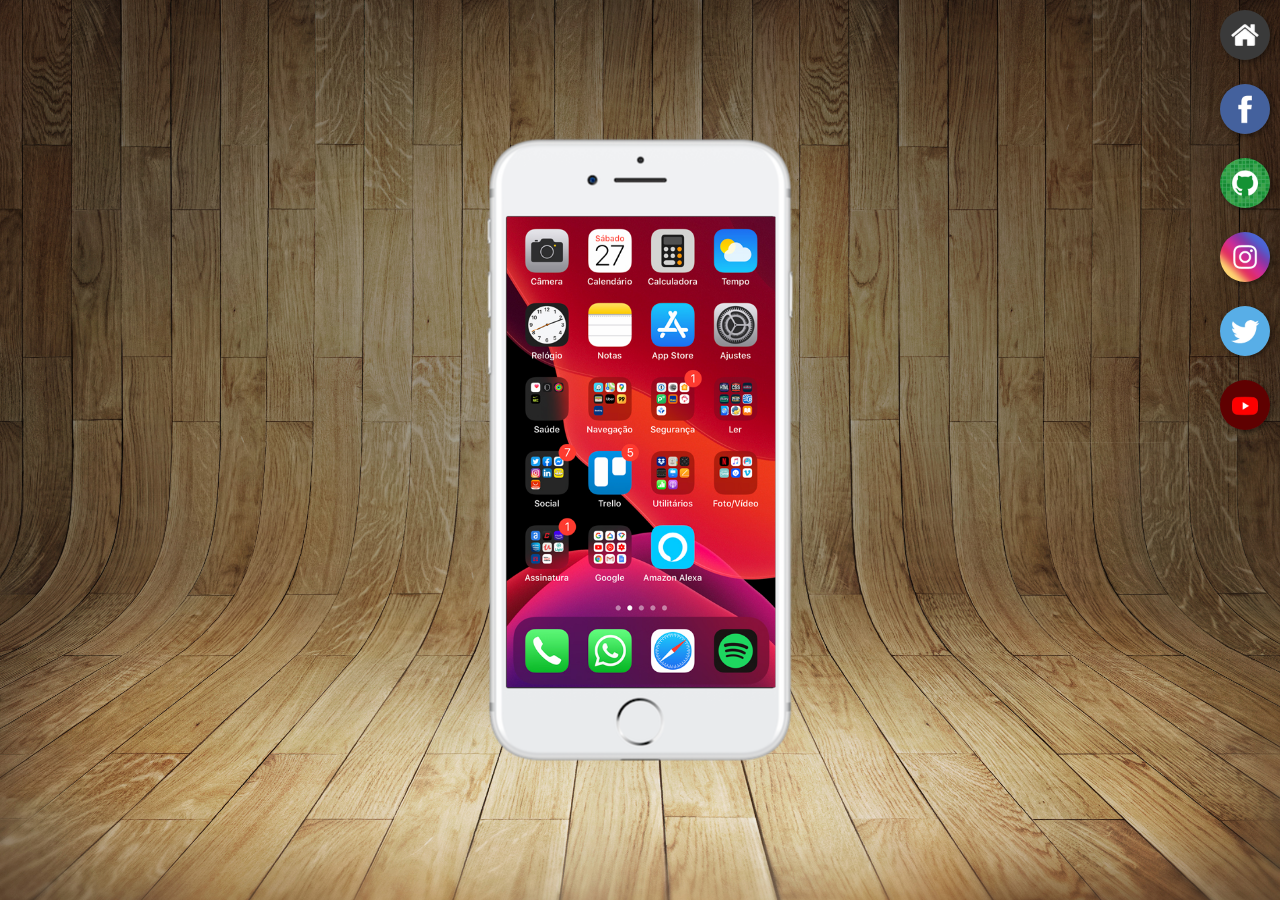
<file: index.html>
<!DOCTYPE html>
<html lang="en">
<head>
    <meta charset="UTF-8">
    <meta name="viewport" content="width=device-width, initial-scale=1.0">
    <title>Minhas redes sociais</title>
    <link rel="shortcut icon" href="favicon.ico" type="image/x-icon">
    <link rel="stylesheet" href="Css/style.css">
</head>
<body>
    <main>
        <section id="telefone">
            <iframe src="home.html" name="tela" id="tela" frameborder="0"></iframe>

        </section>
        <section id="social">
            <a href="home.html" target="tela"> <img src="imagens/logo-home.jpg" alt="Home"></a> <br>
            <a href="facebook.html" target="tela"> <img src="imagens/logo-facebook.jpg" alt="Facebook"></a> <br>
            <a href="github.html" target="tela"> <img src="imagens/logo-github.jpg" alt="Github"></a> <br>
            <a href="instagram.html" target="tela"> <img src="imagens/logo-instagram.jpg" alt="Instagram"></a> <br>
            <a href="imagens/" target="tela"> <img src="imagens/logo-twitter.jpg" alt="X"></a> <br>
            <a href="#" target="tela"> <img src="imagens/logo-youtube.jpg" alt=""></a>

        </section>
    </main>    
</body>
</html>
</file>
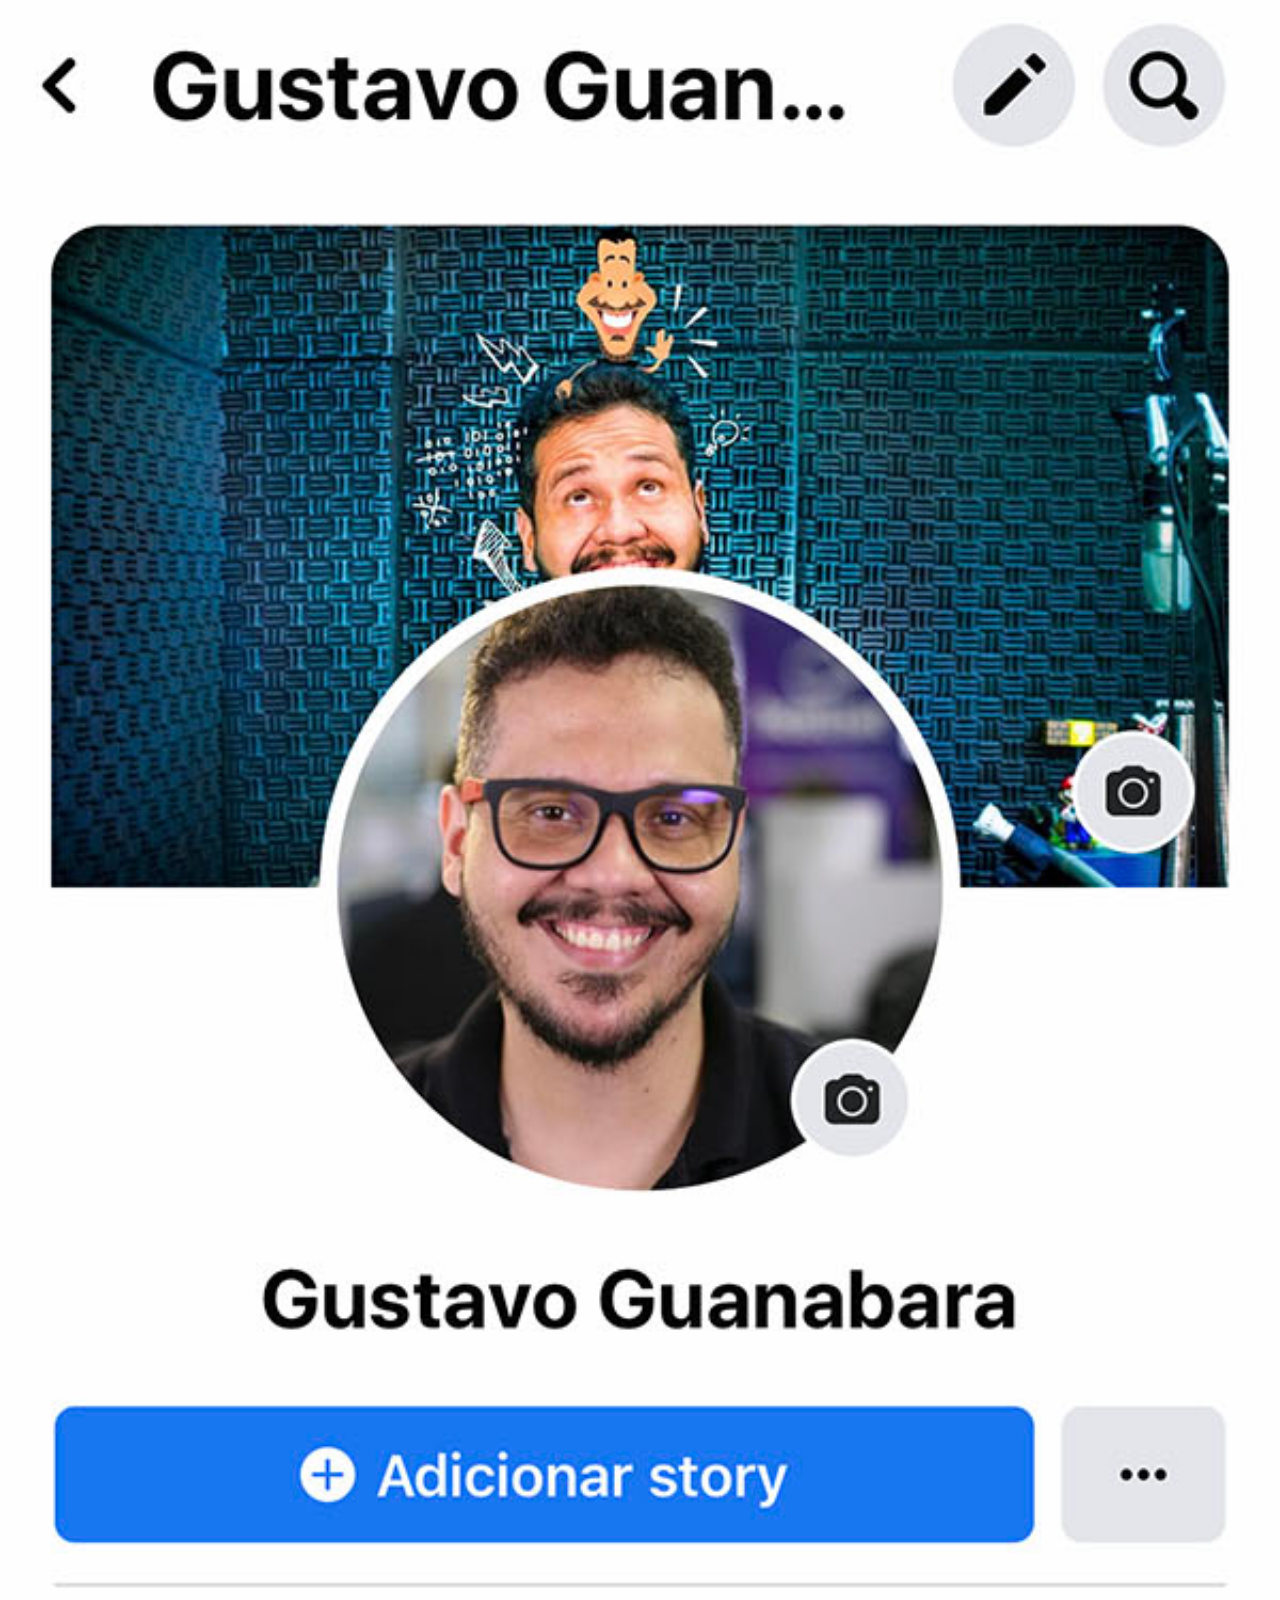
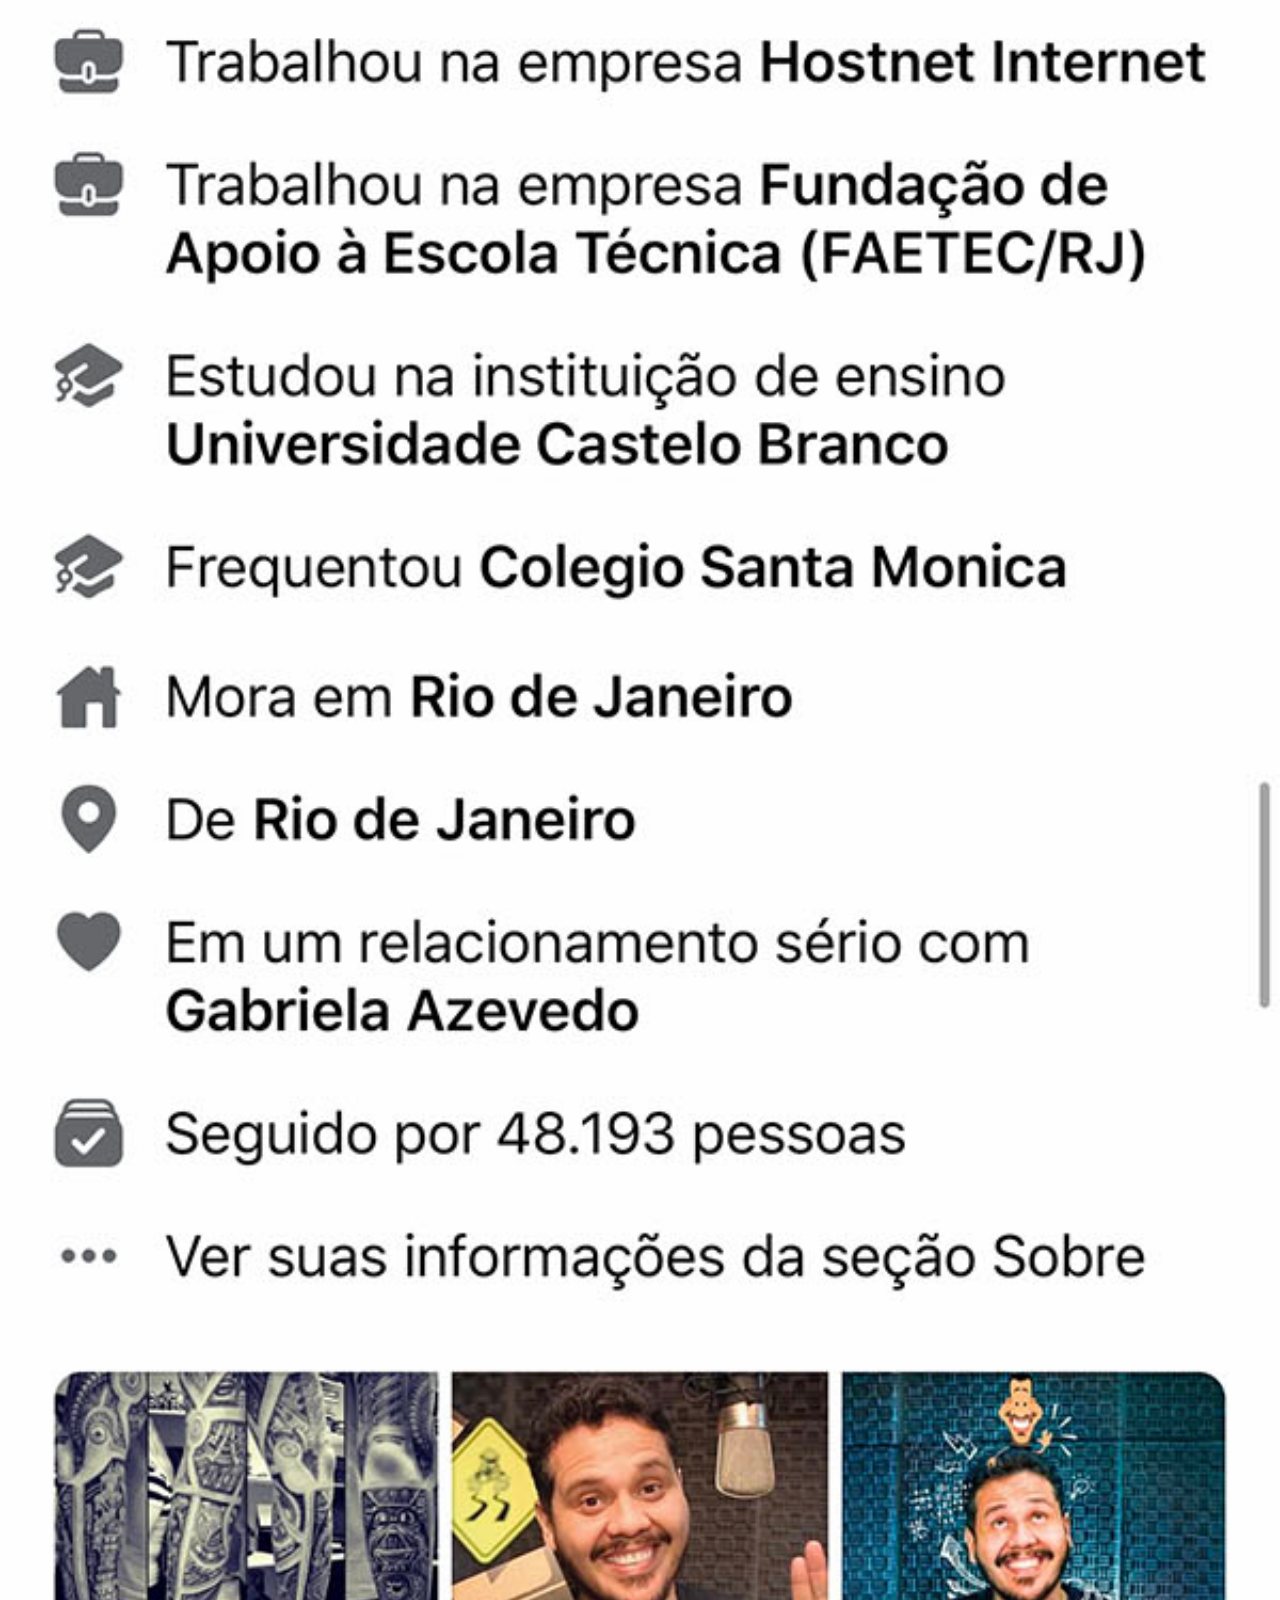
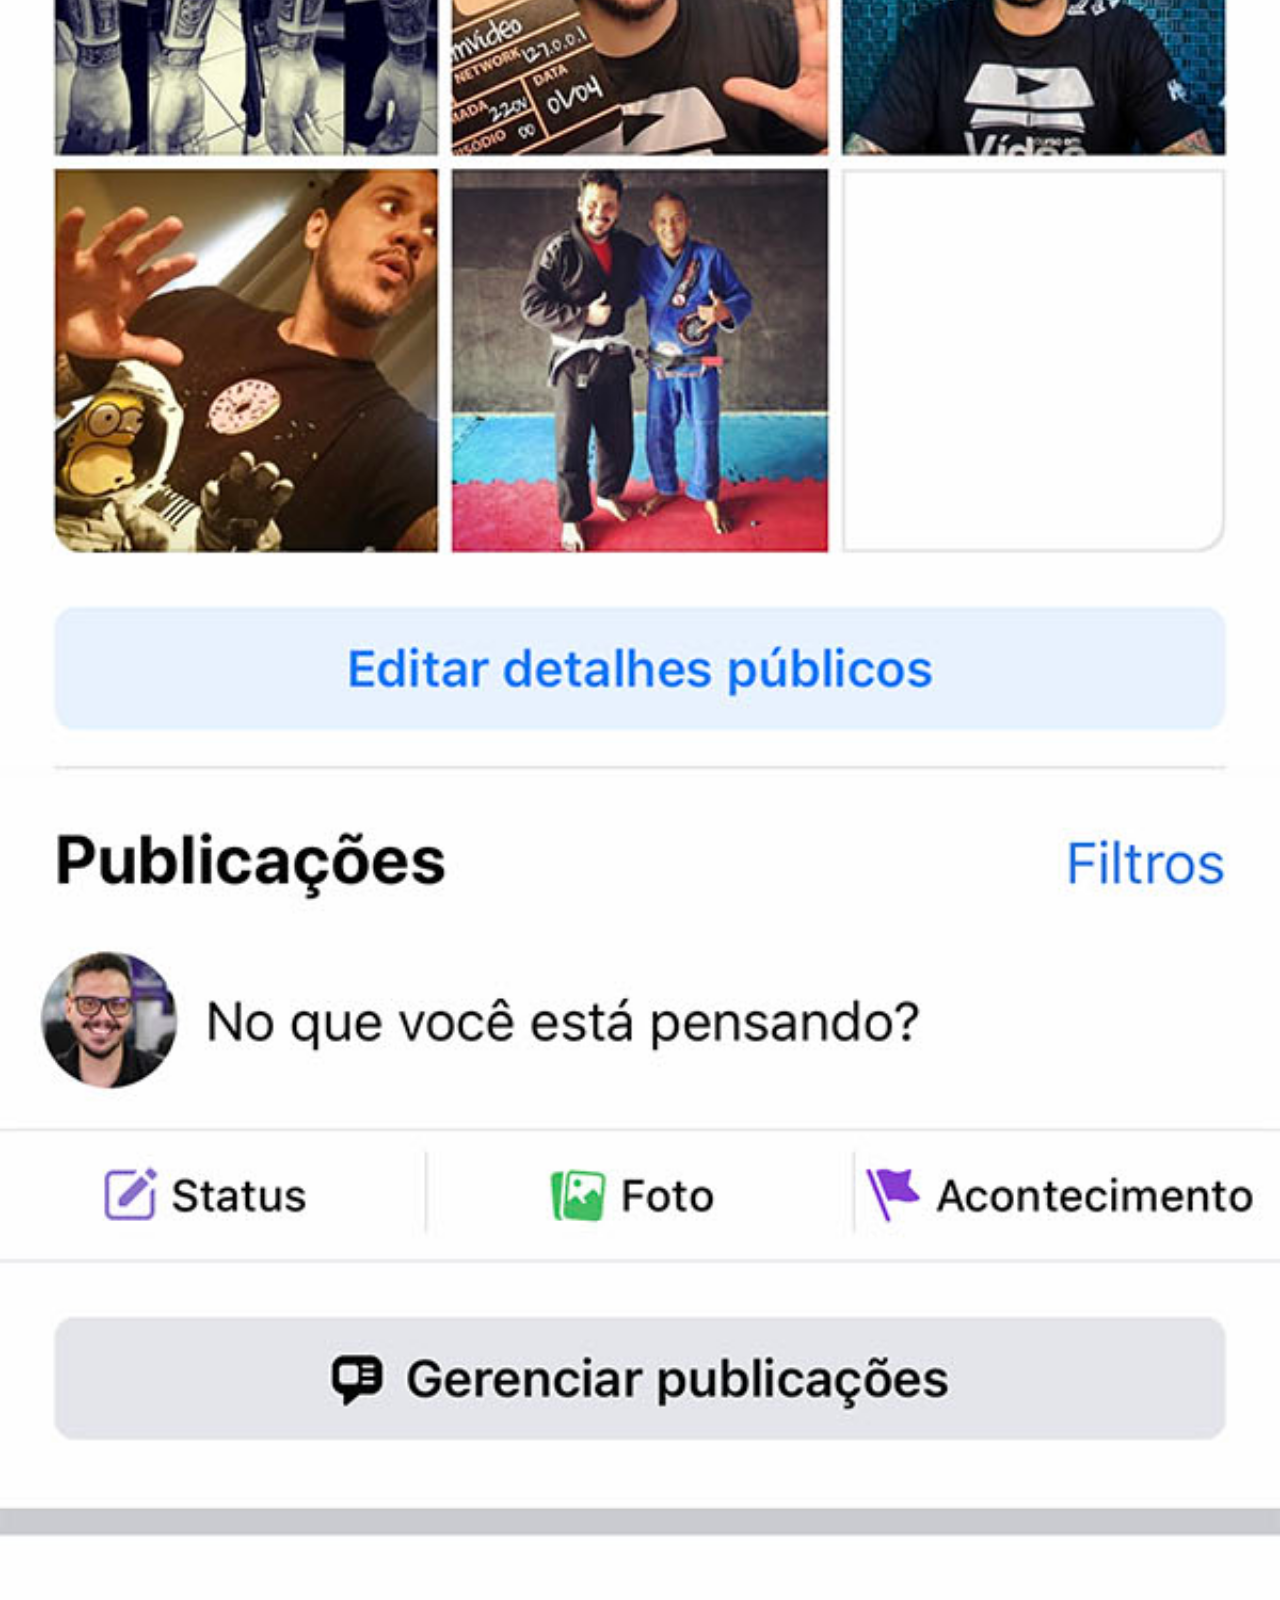
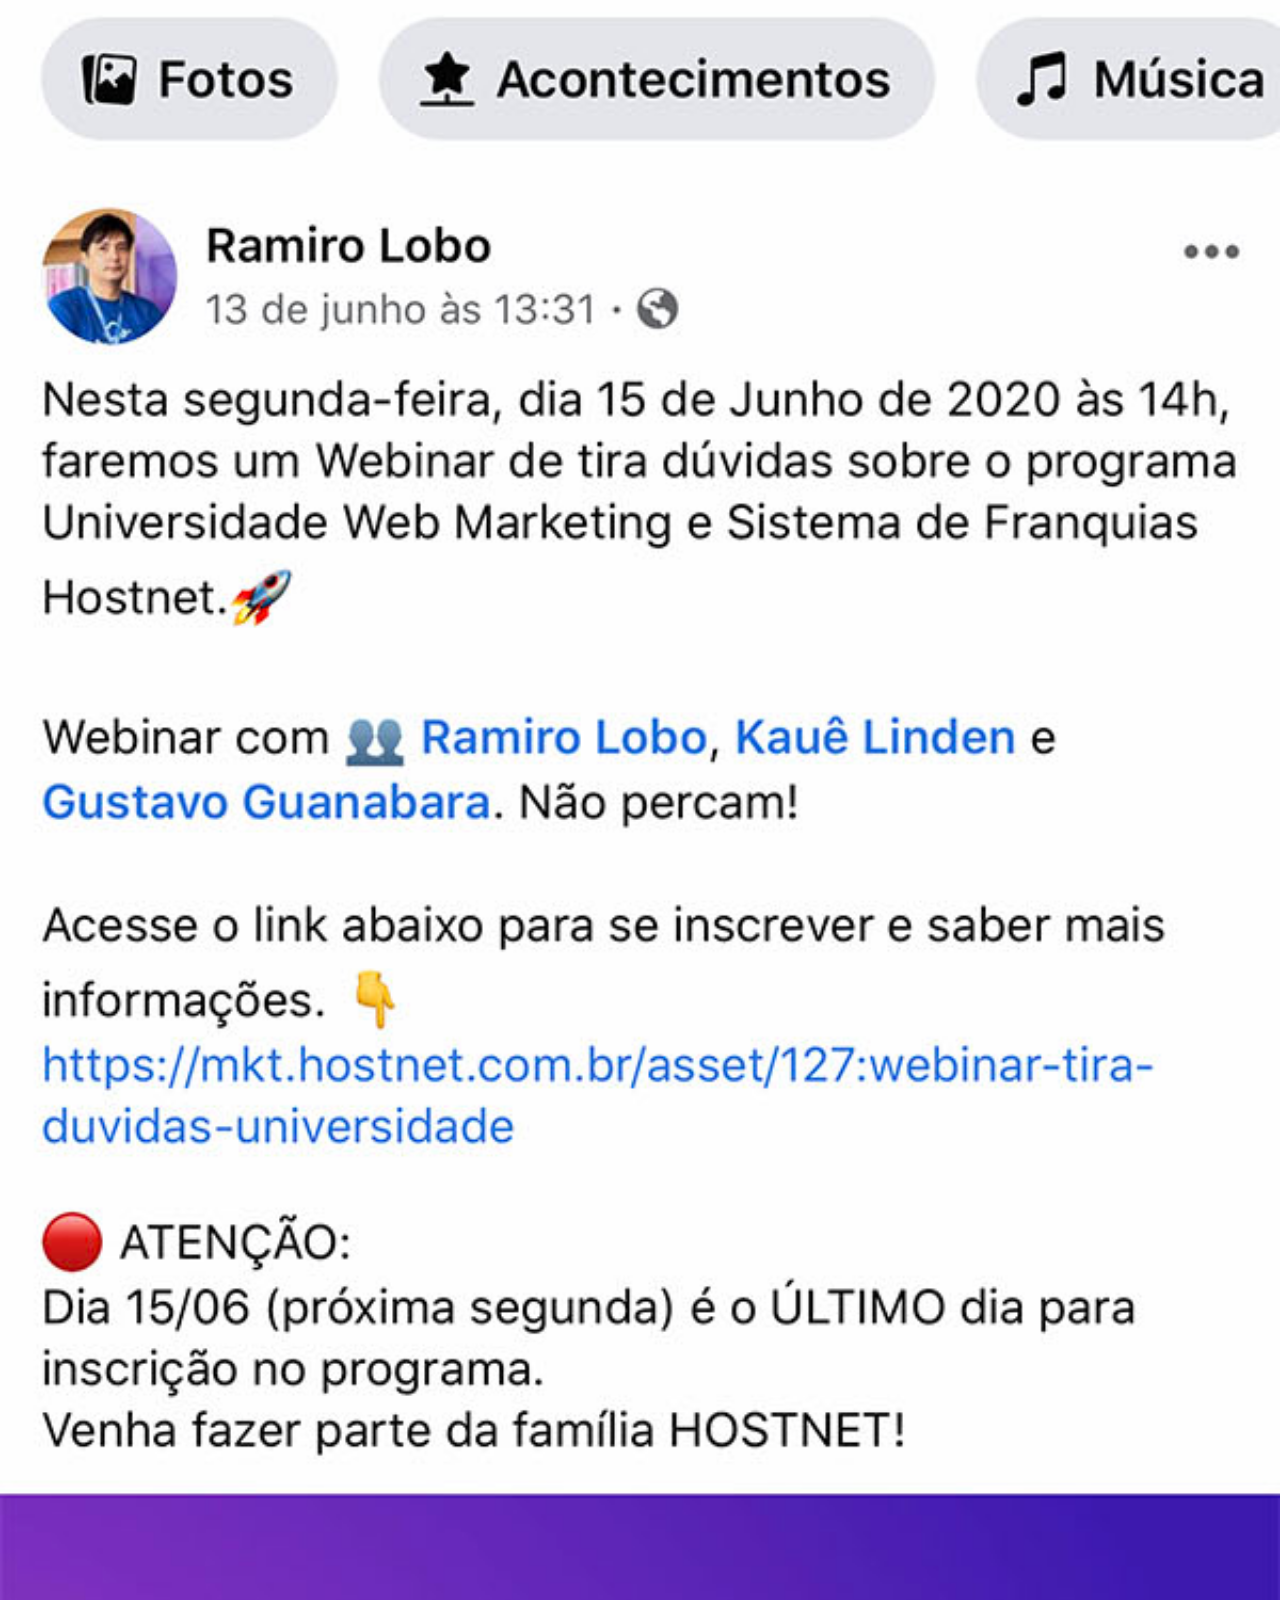
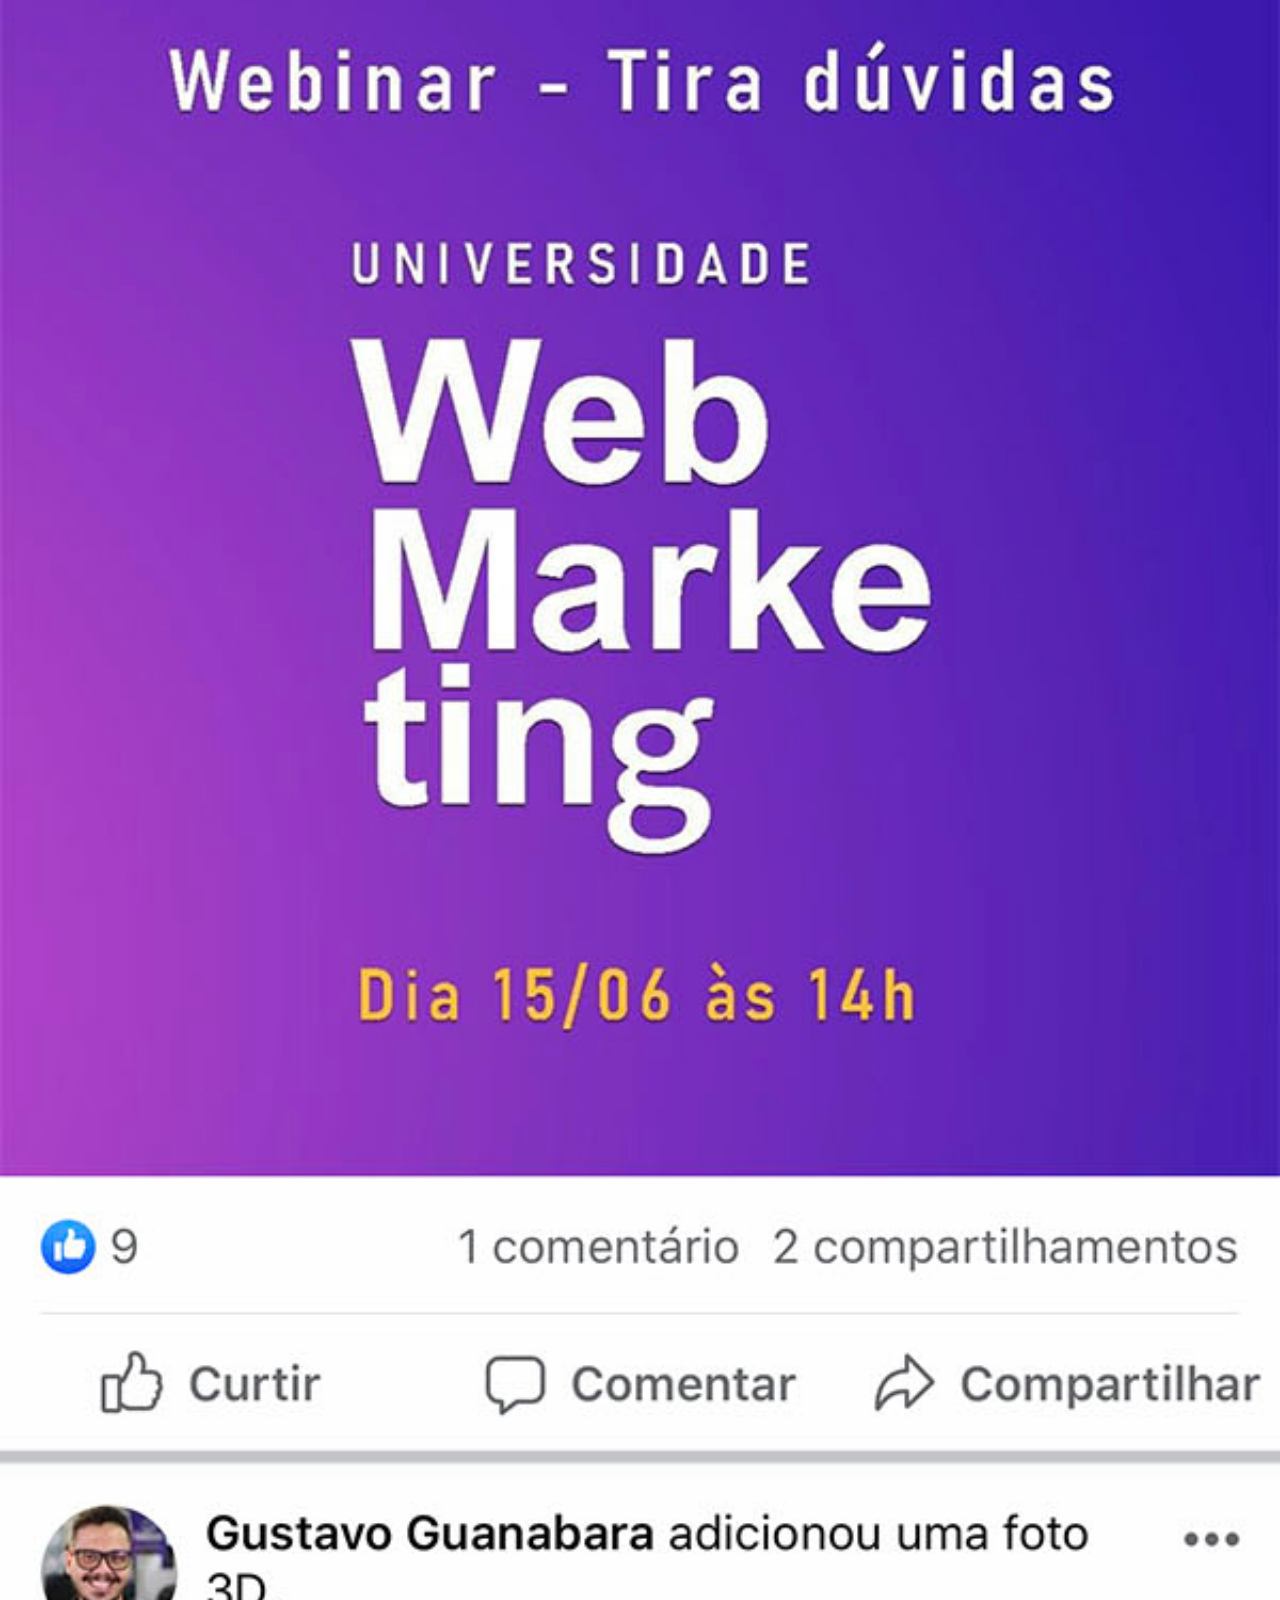
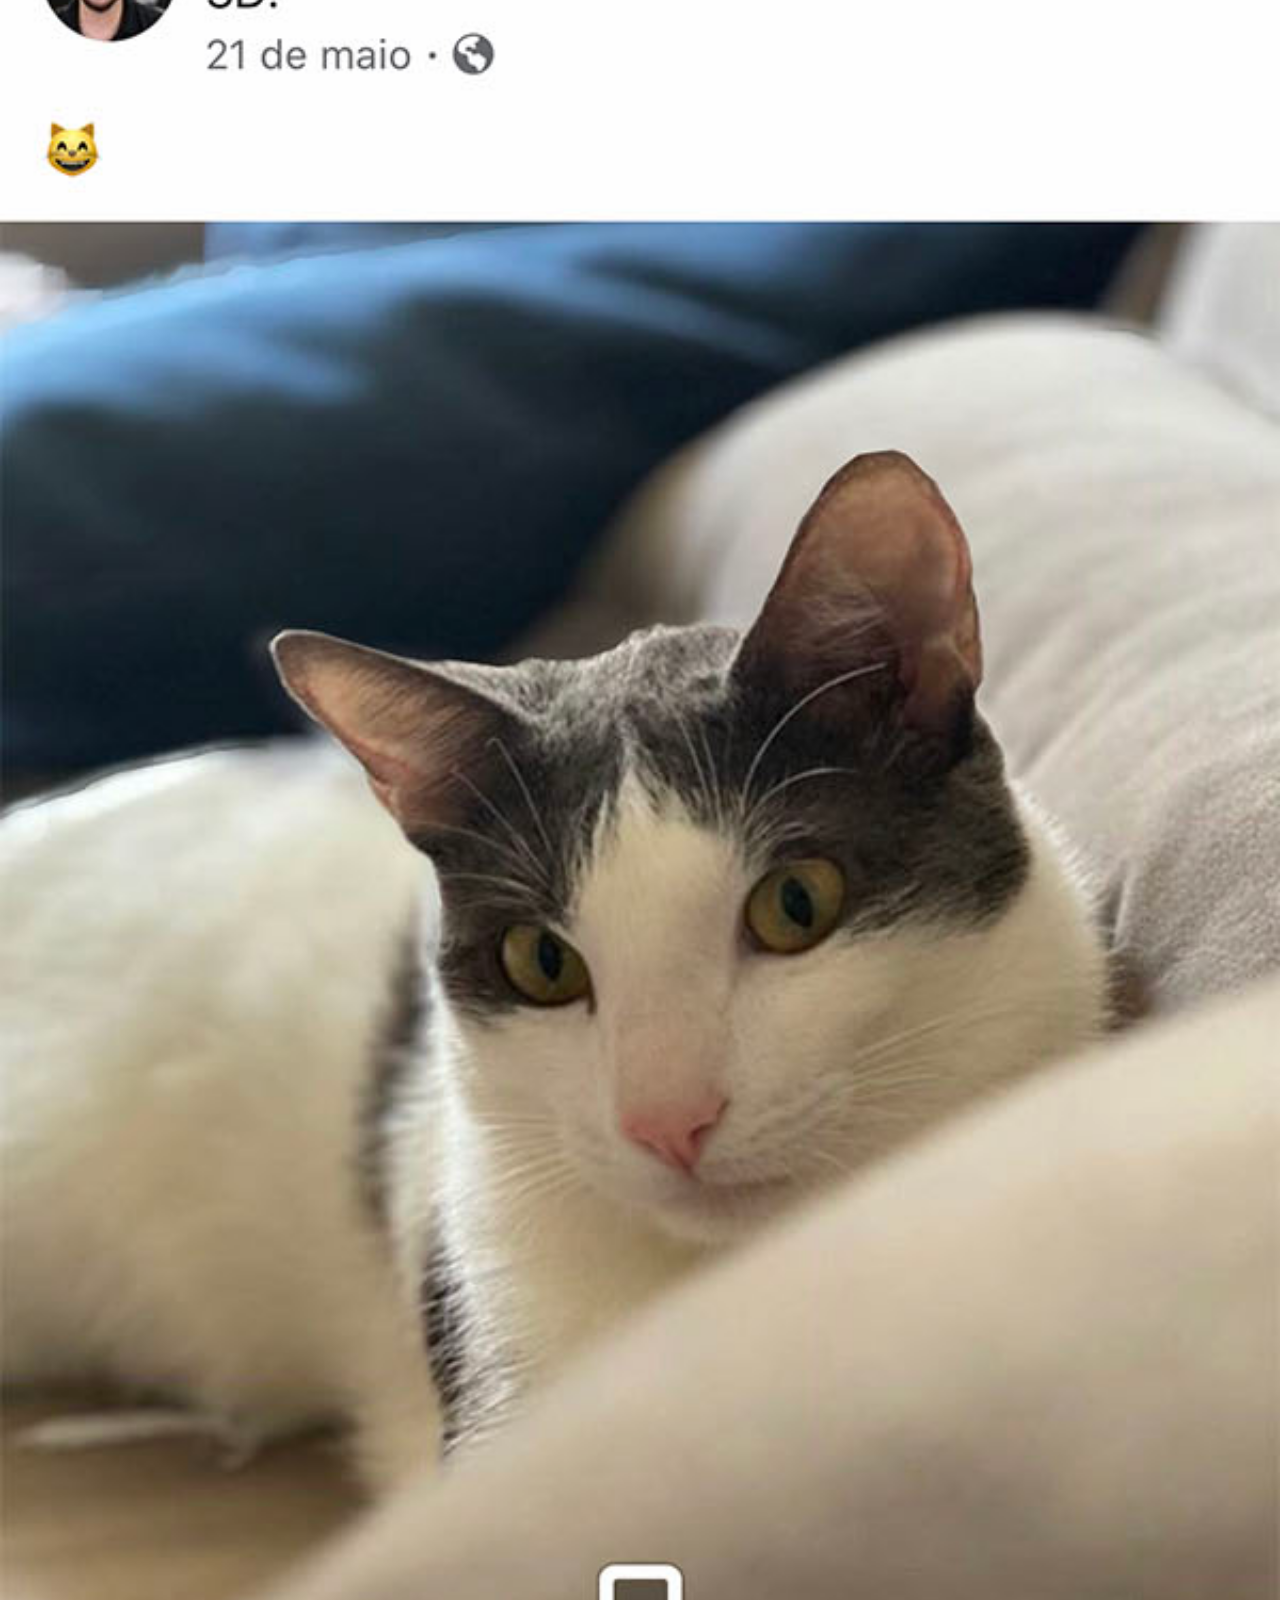
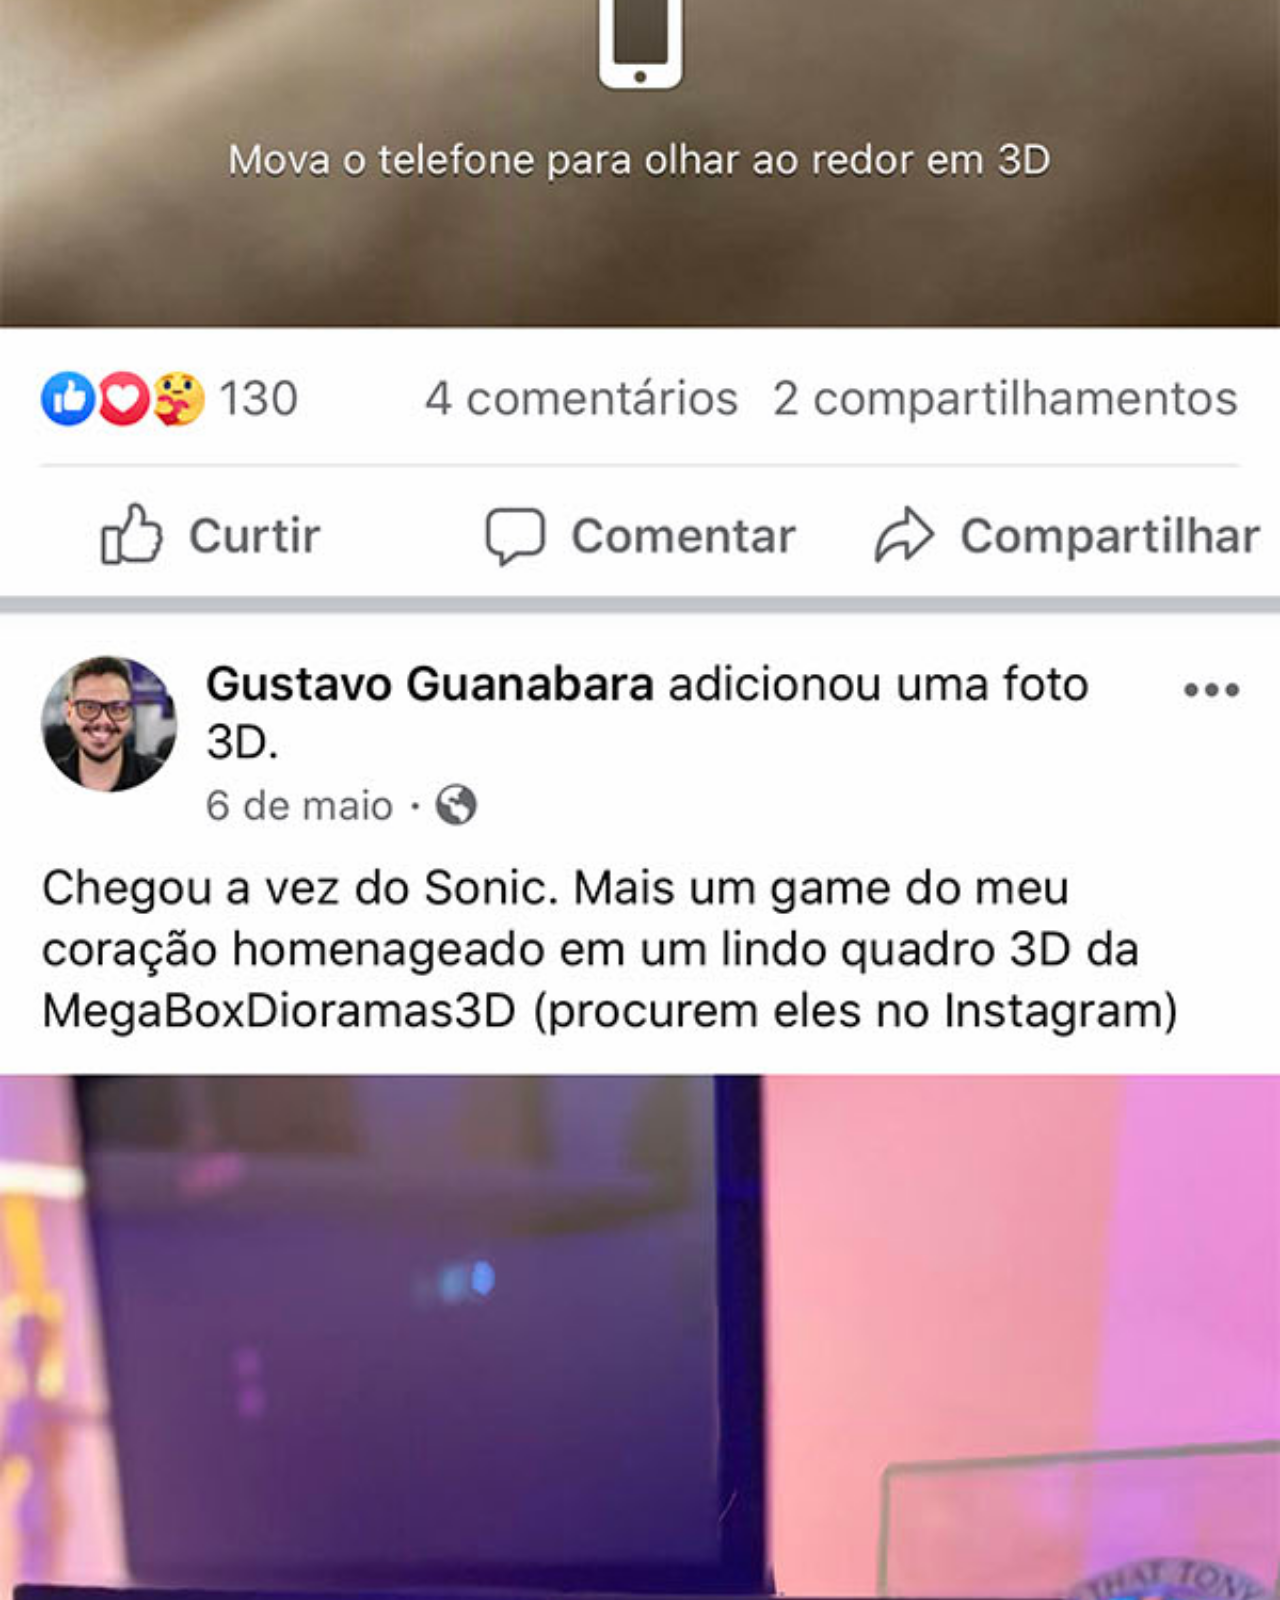
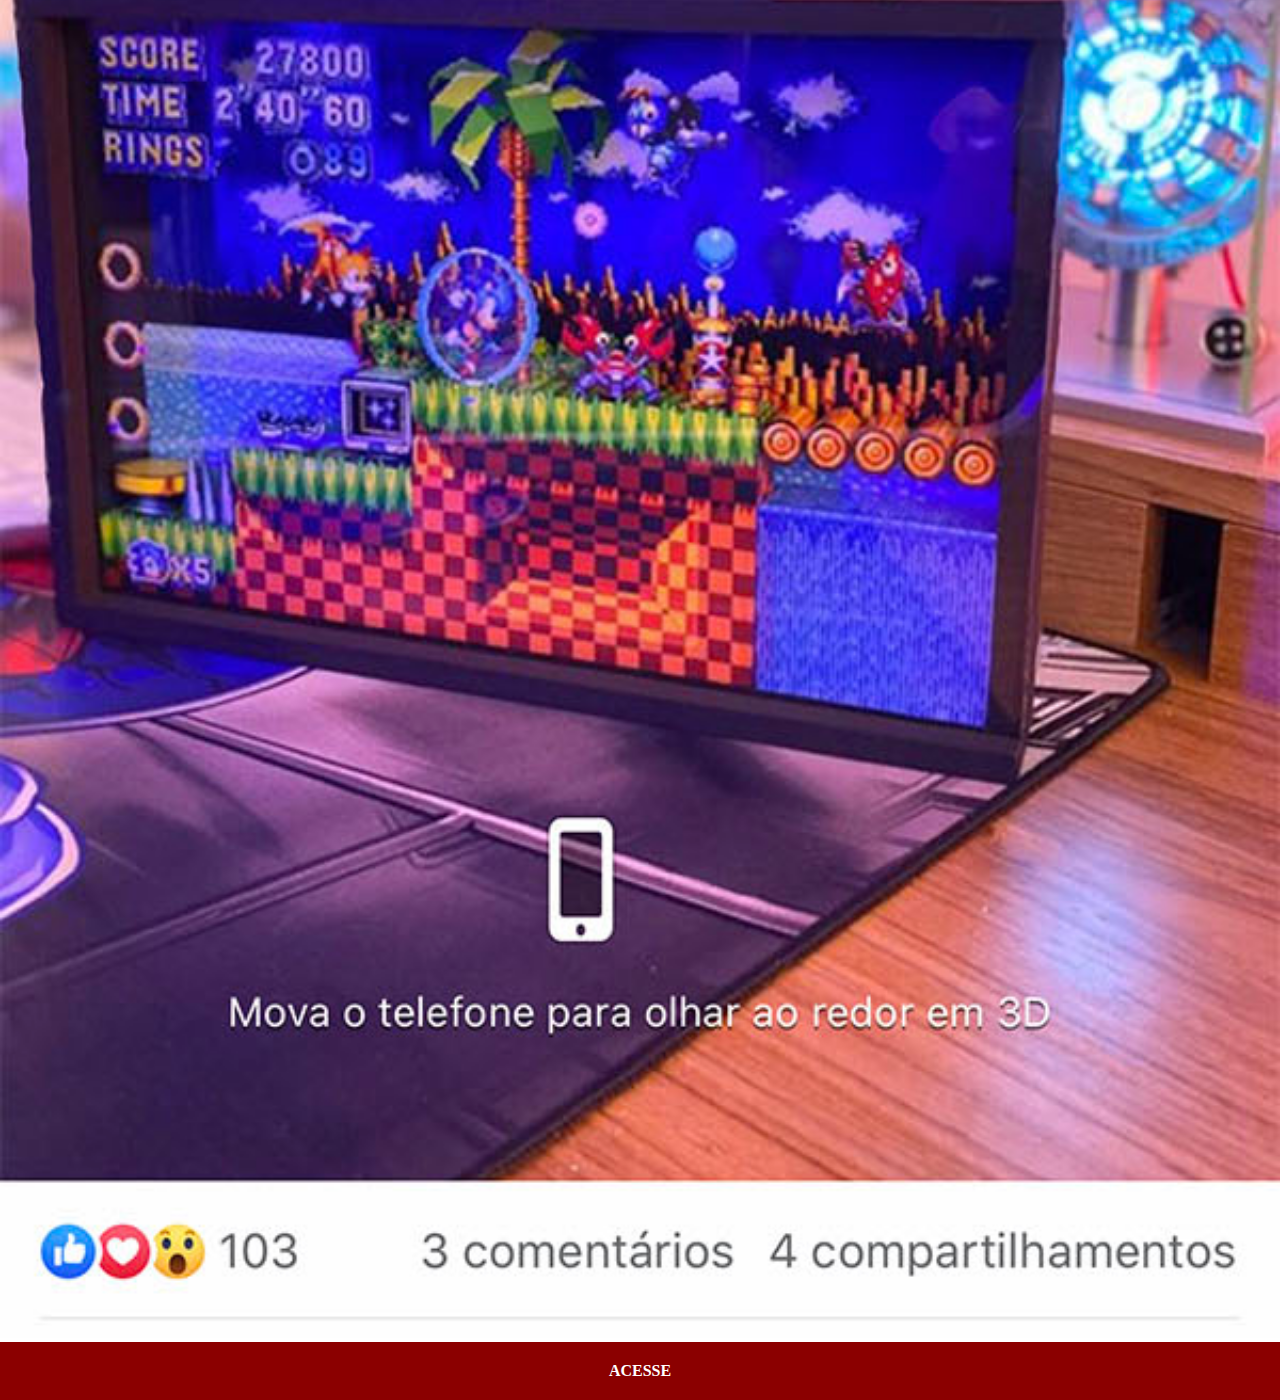
<file: facebook.html>
<!DOCTYPE html>
<html lang="pt-br">
<head>
    <meta charset="UTF-8">
    <meta name="viewport" content="width=device-width, initial-scale=1.0">
    <title>Facebook</title>
    <link rel="stylesheet" href="Css/social.css">
</head>
<body>
    <img src="imagens/tela-facebook.jpg" alt="Fb">
    <a href="https://facebook.com">ACESSE</a>
</body>
</html>
</file>
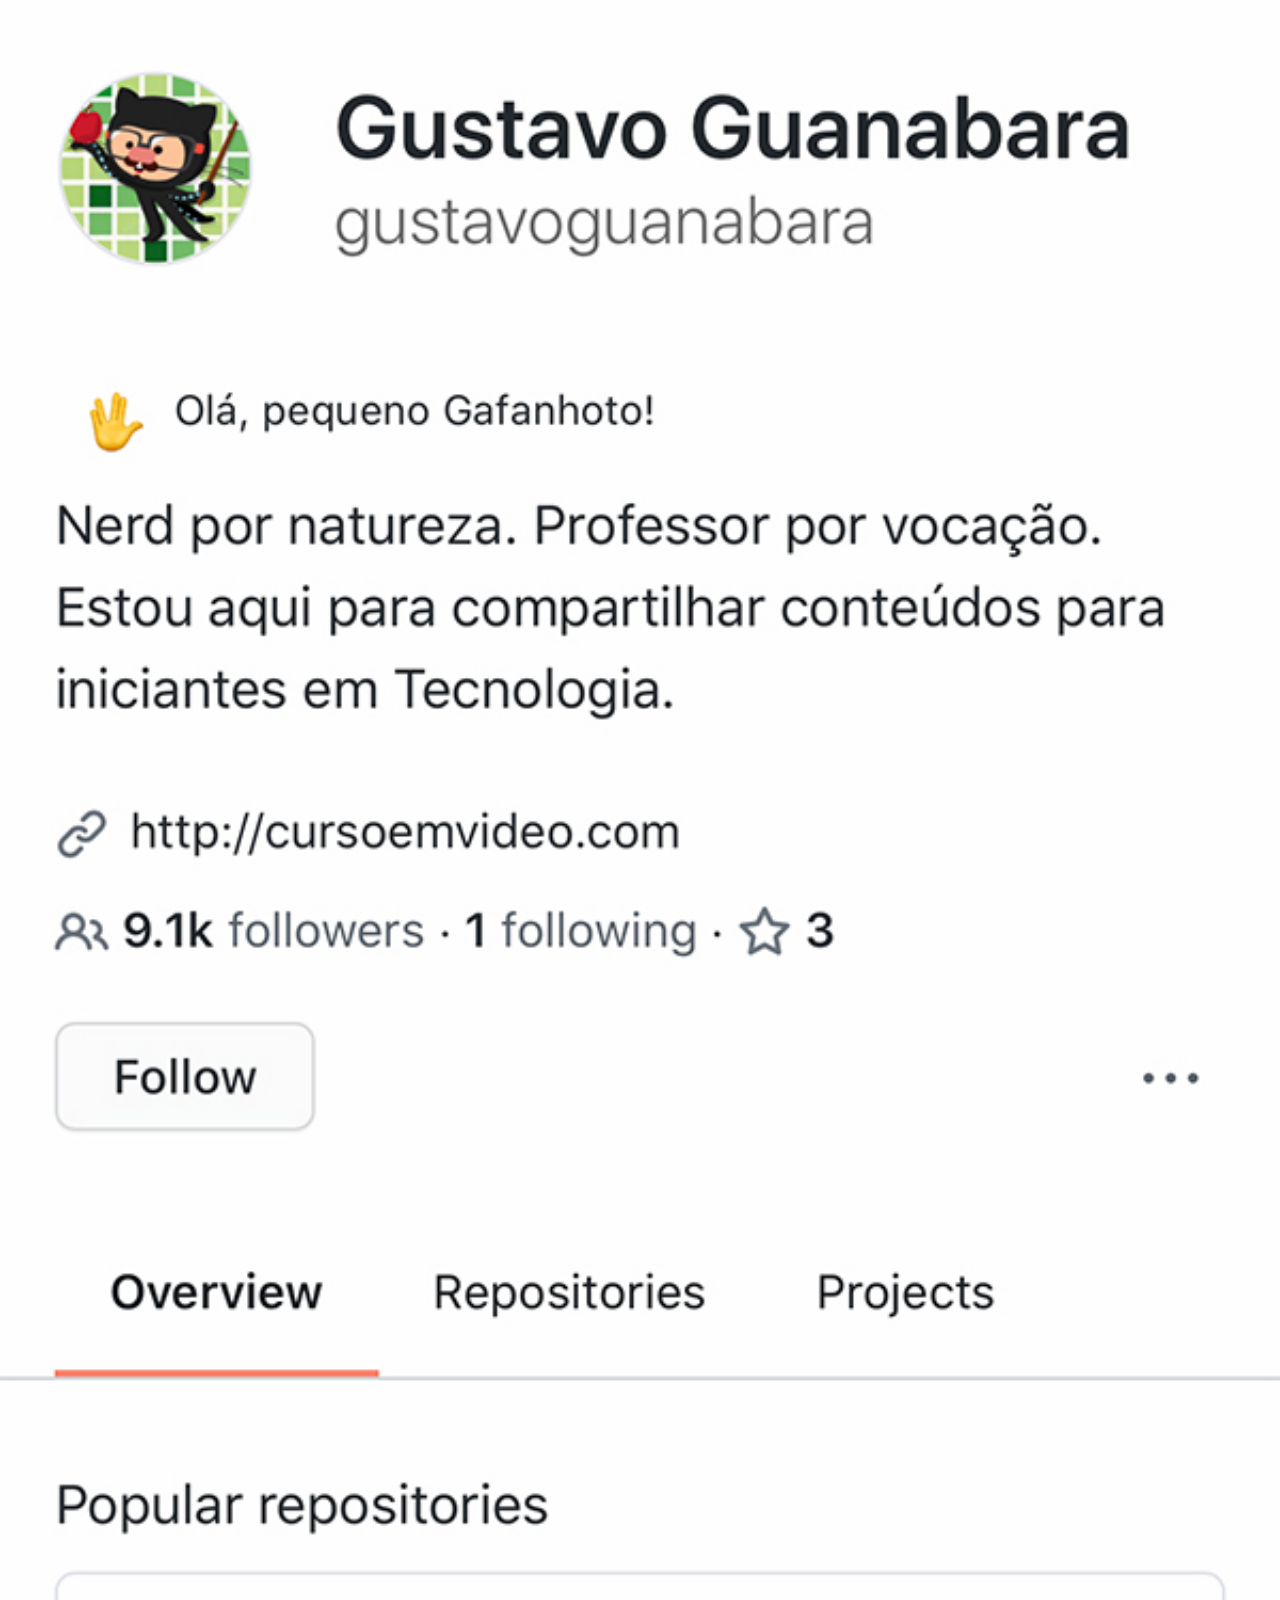
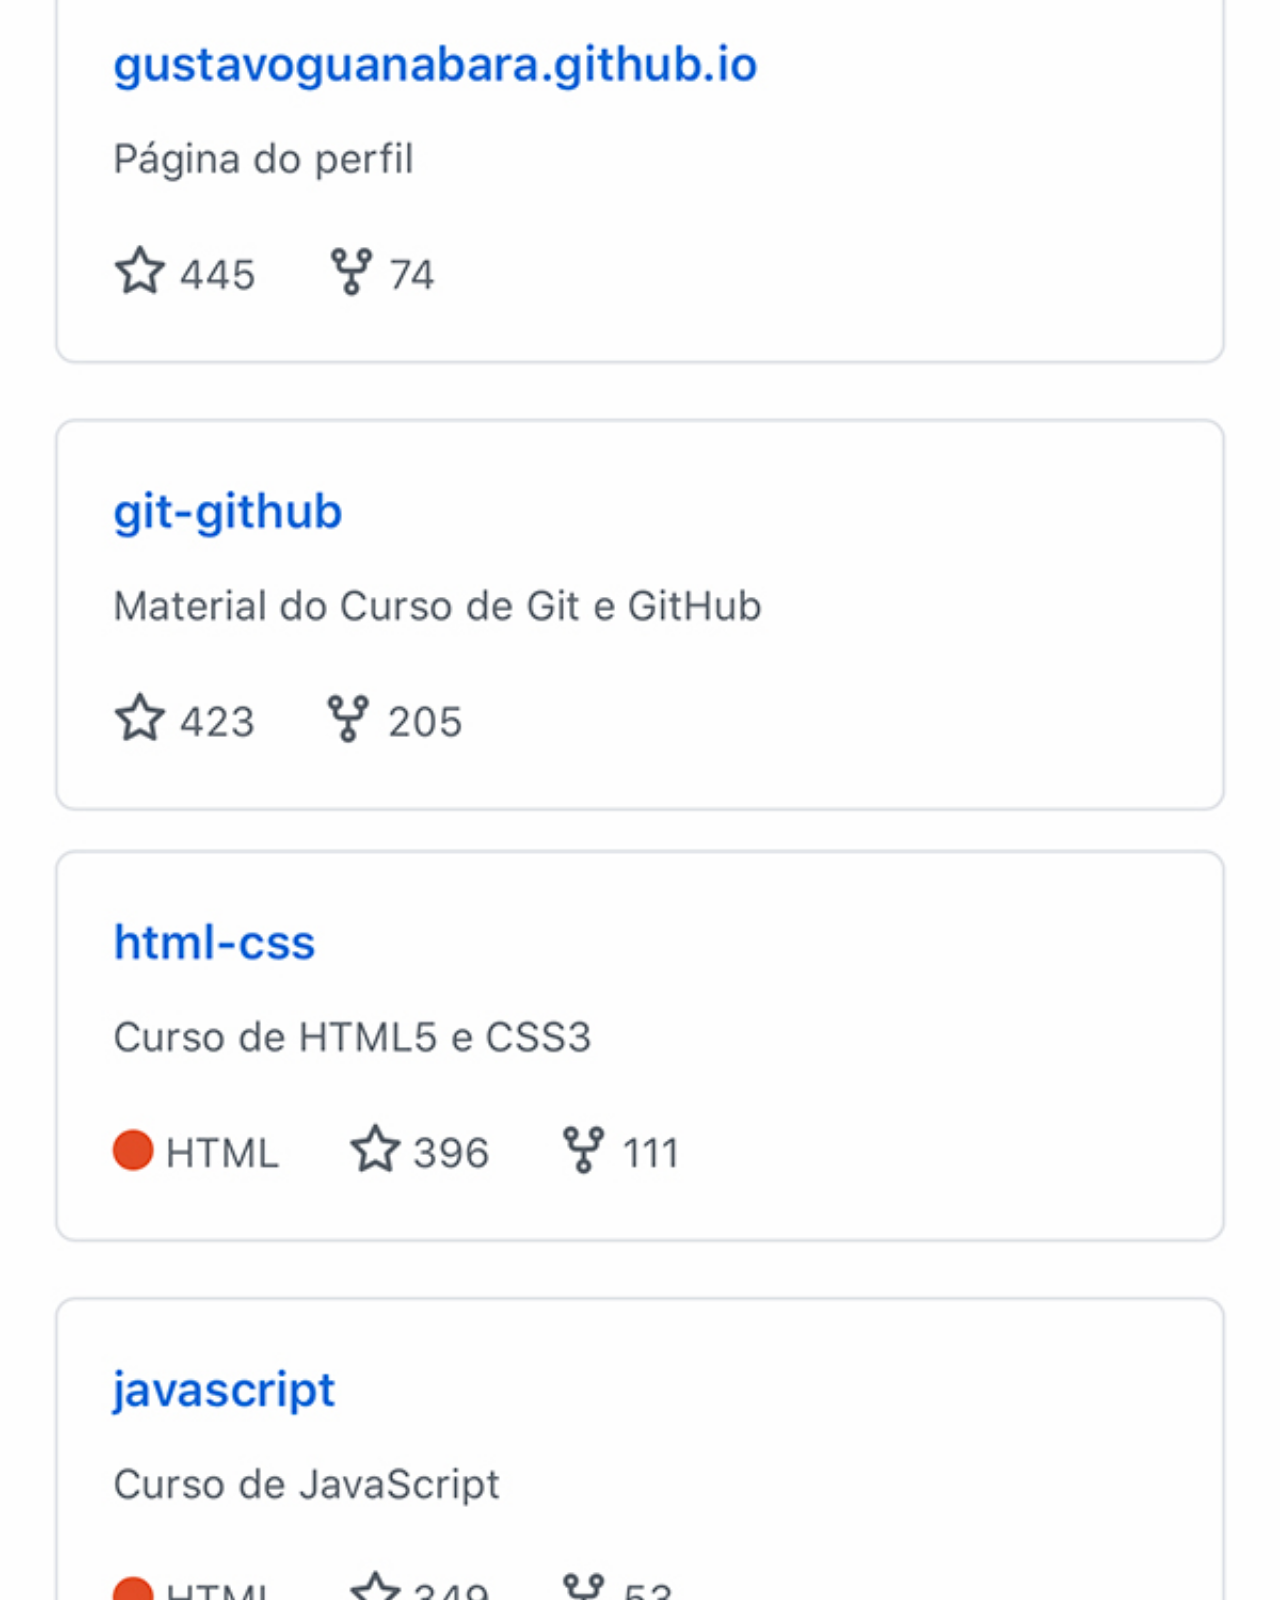
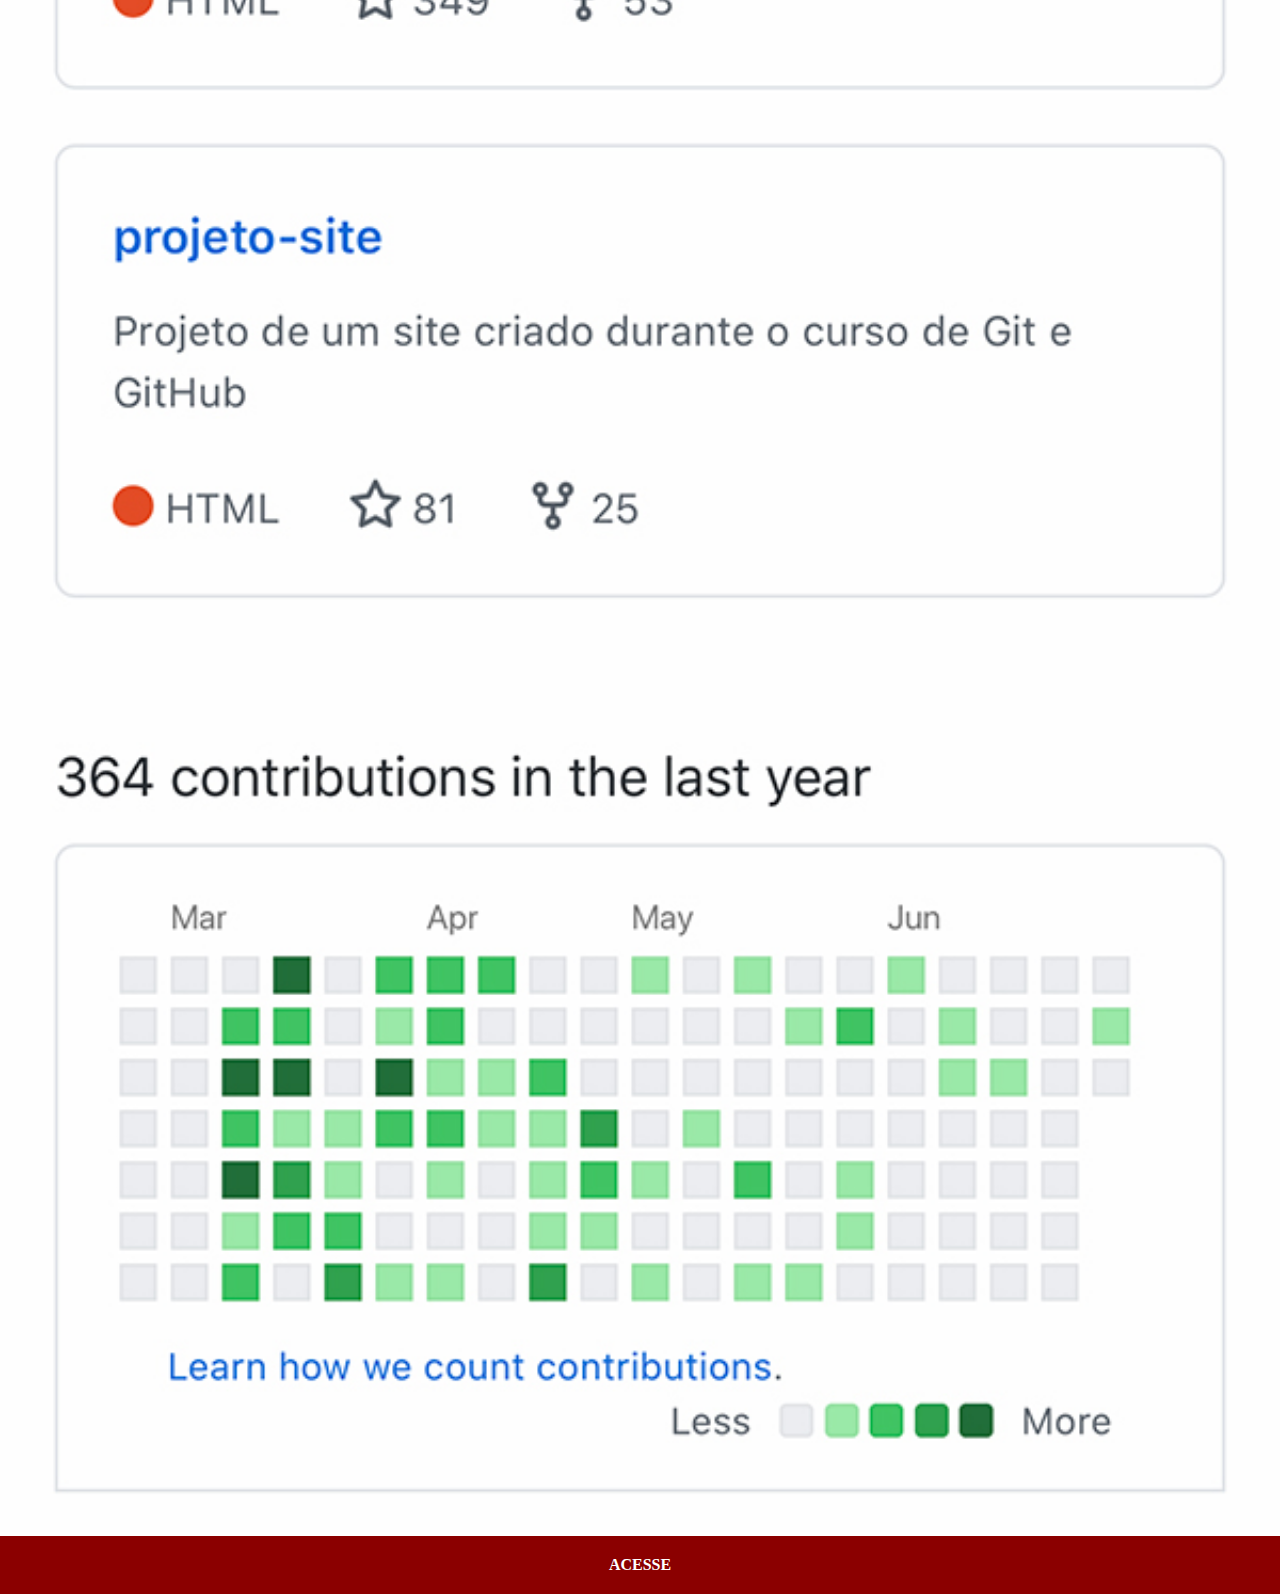
<file: github.html>
<!DOCTYPE html>
<html lang="en">
<head>
    <meta charset="UTF-8">
    <meta name="viewport" content="width=device-width, initial-scale=1.0">
    <title>Github</title>
    <link rel="stylesheet" href="Css/social.css">
</head>
<body>
    <img src="imagens/tela-github.jpg" alt="Github">
    <a href="https://github.com/lucaspurepure" target="_blank">ACESSE</a>
</body>
</html>
</file>
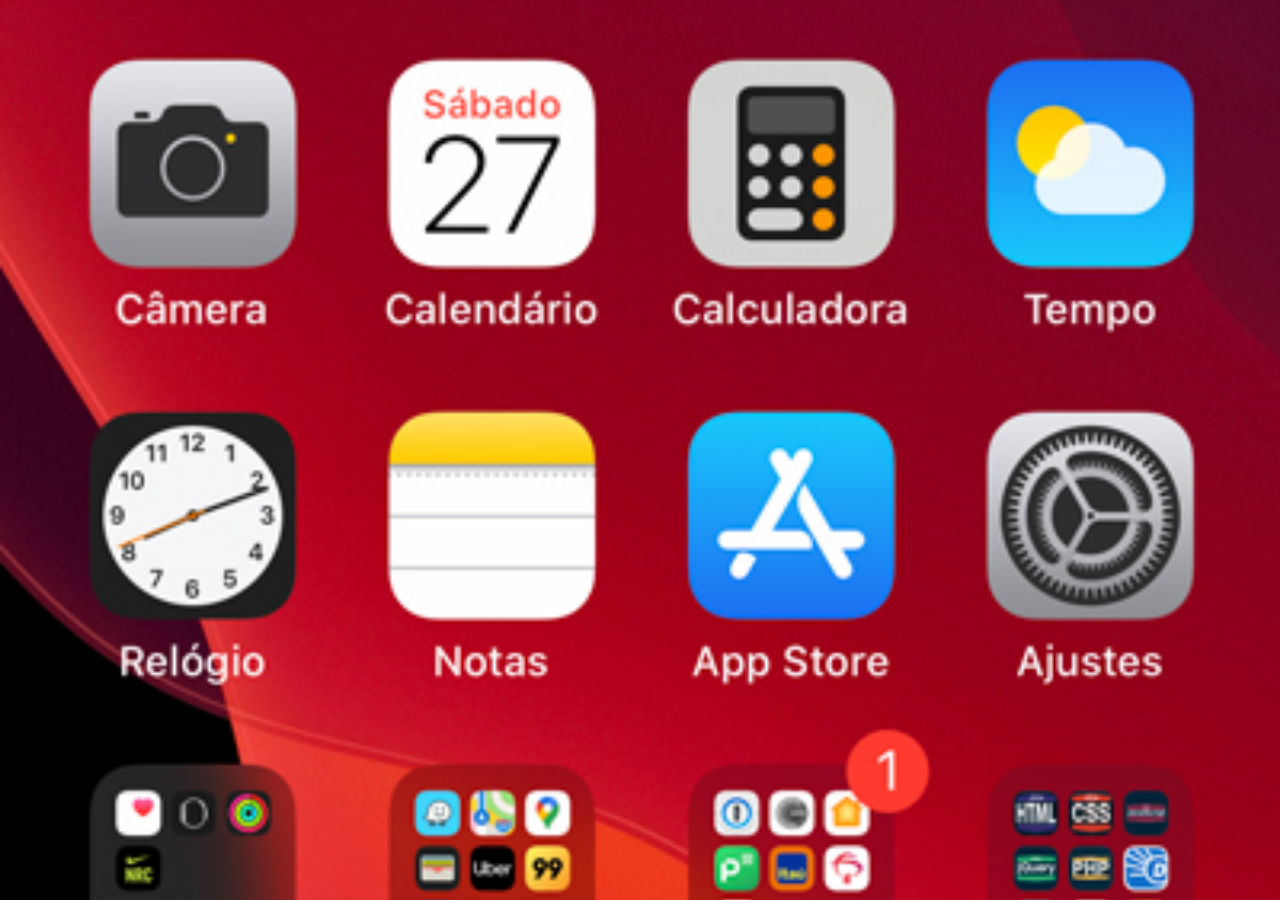
<file: home.html>
<!DOCTYPE html>
<html lang="pt-br">
<head>
    <meta charset="UTF-8">
    <meta name="viewport" content="width=device-width, initial-scale=1.0">
    <title>Home</title>
    <style>
        *{
            margin: 0px;
            padding: 0px;
        }

        body {
            width: 100vw;
            height: 100vh;
            background: black url('imagens/tela-home.jpg') no-repeat top center;
            background-size: cover;
        }
    </style>
</head>
<body>
    
</body>
</html>
</file>
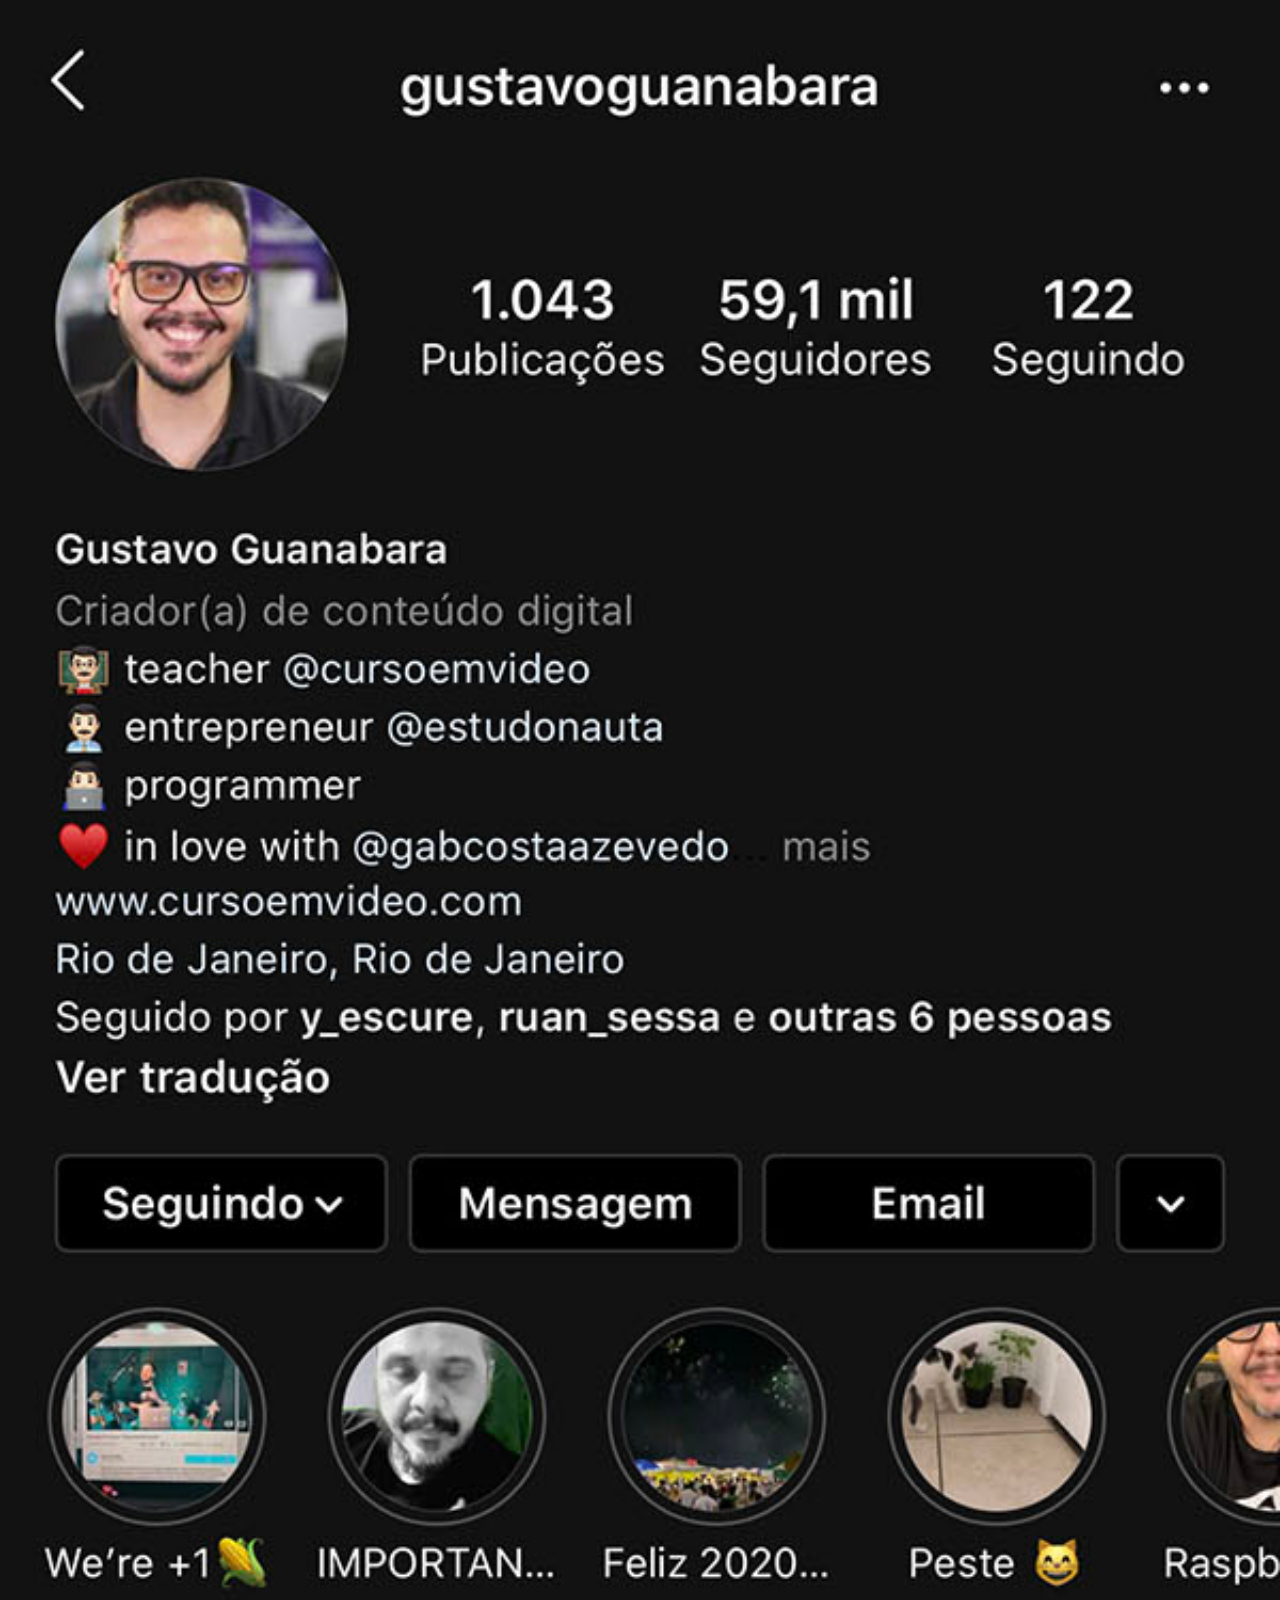
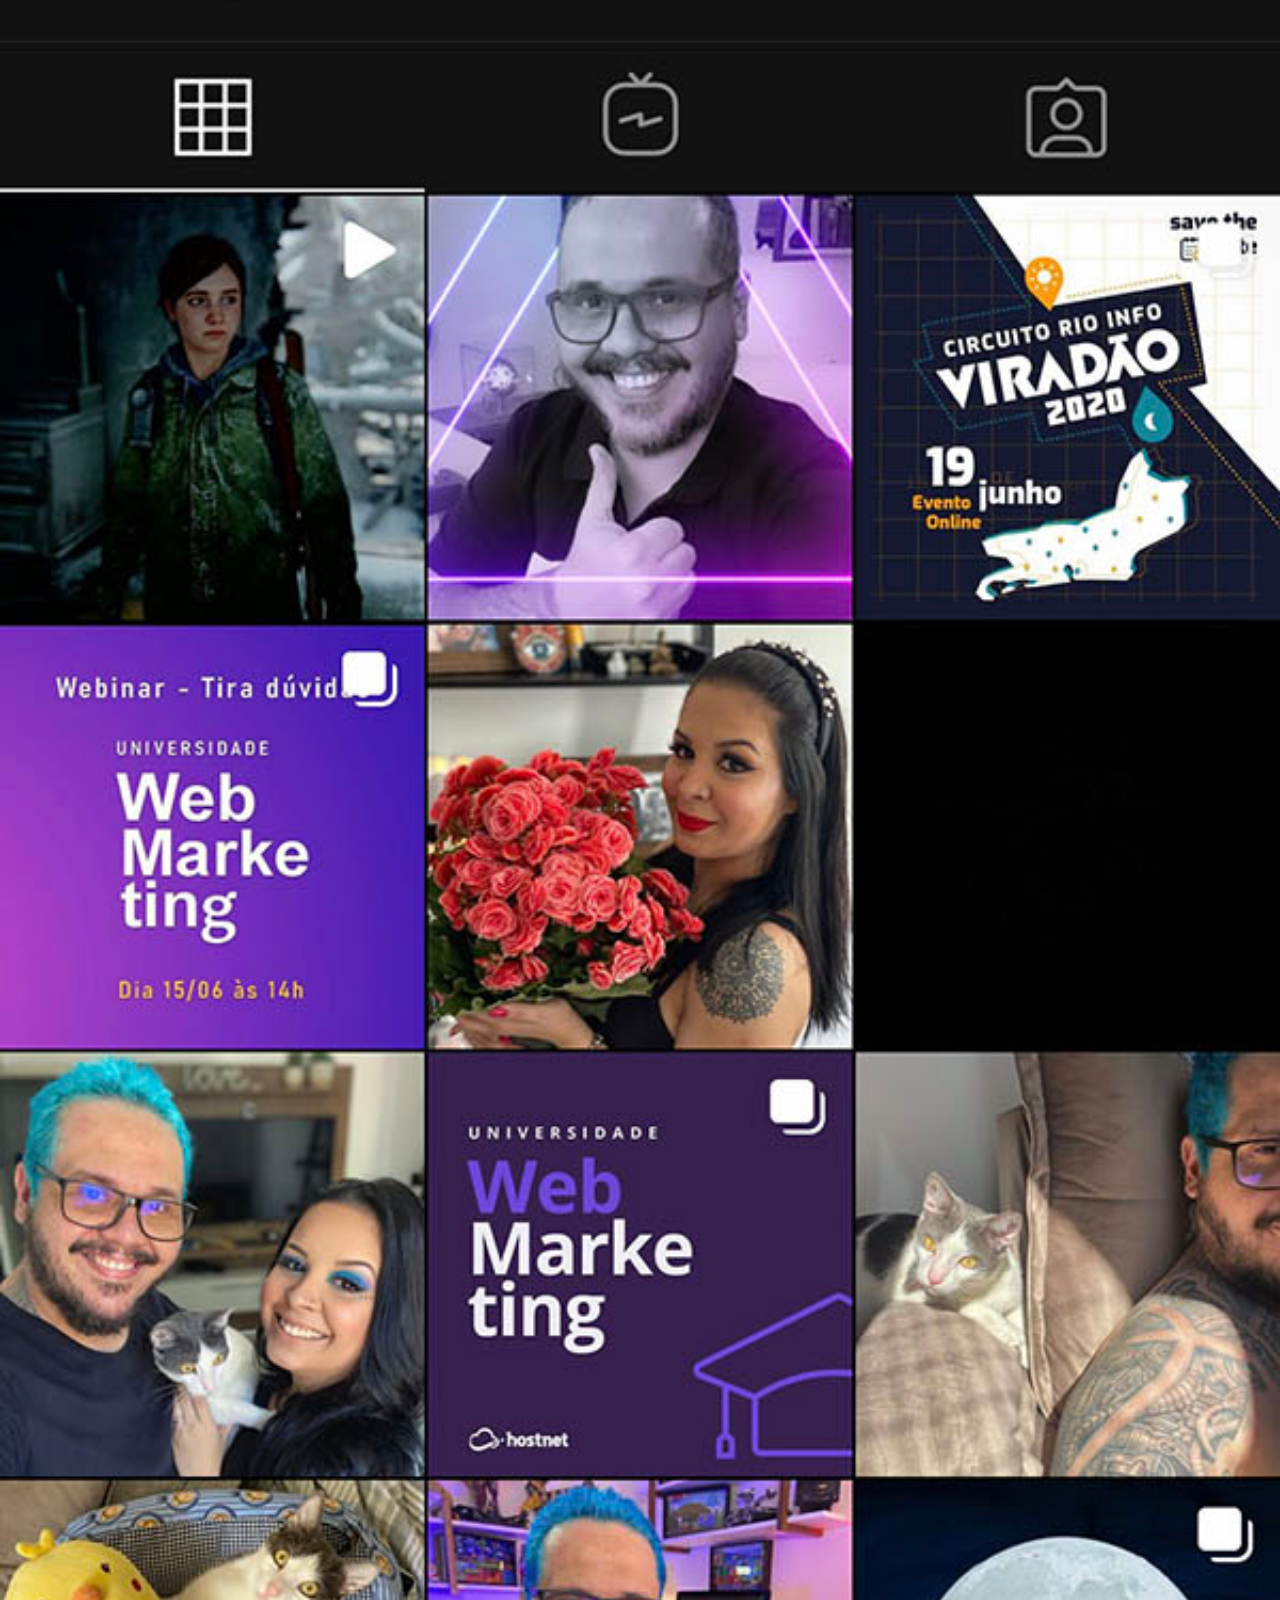
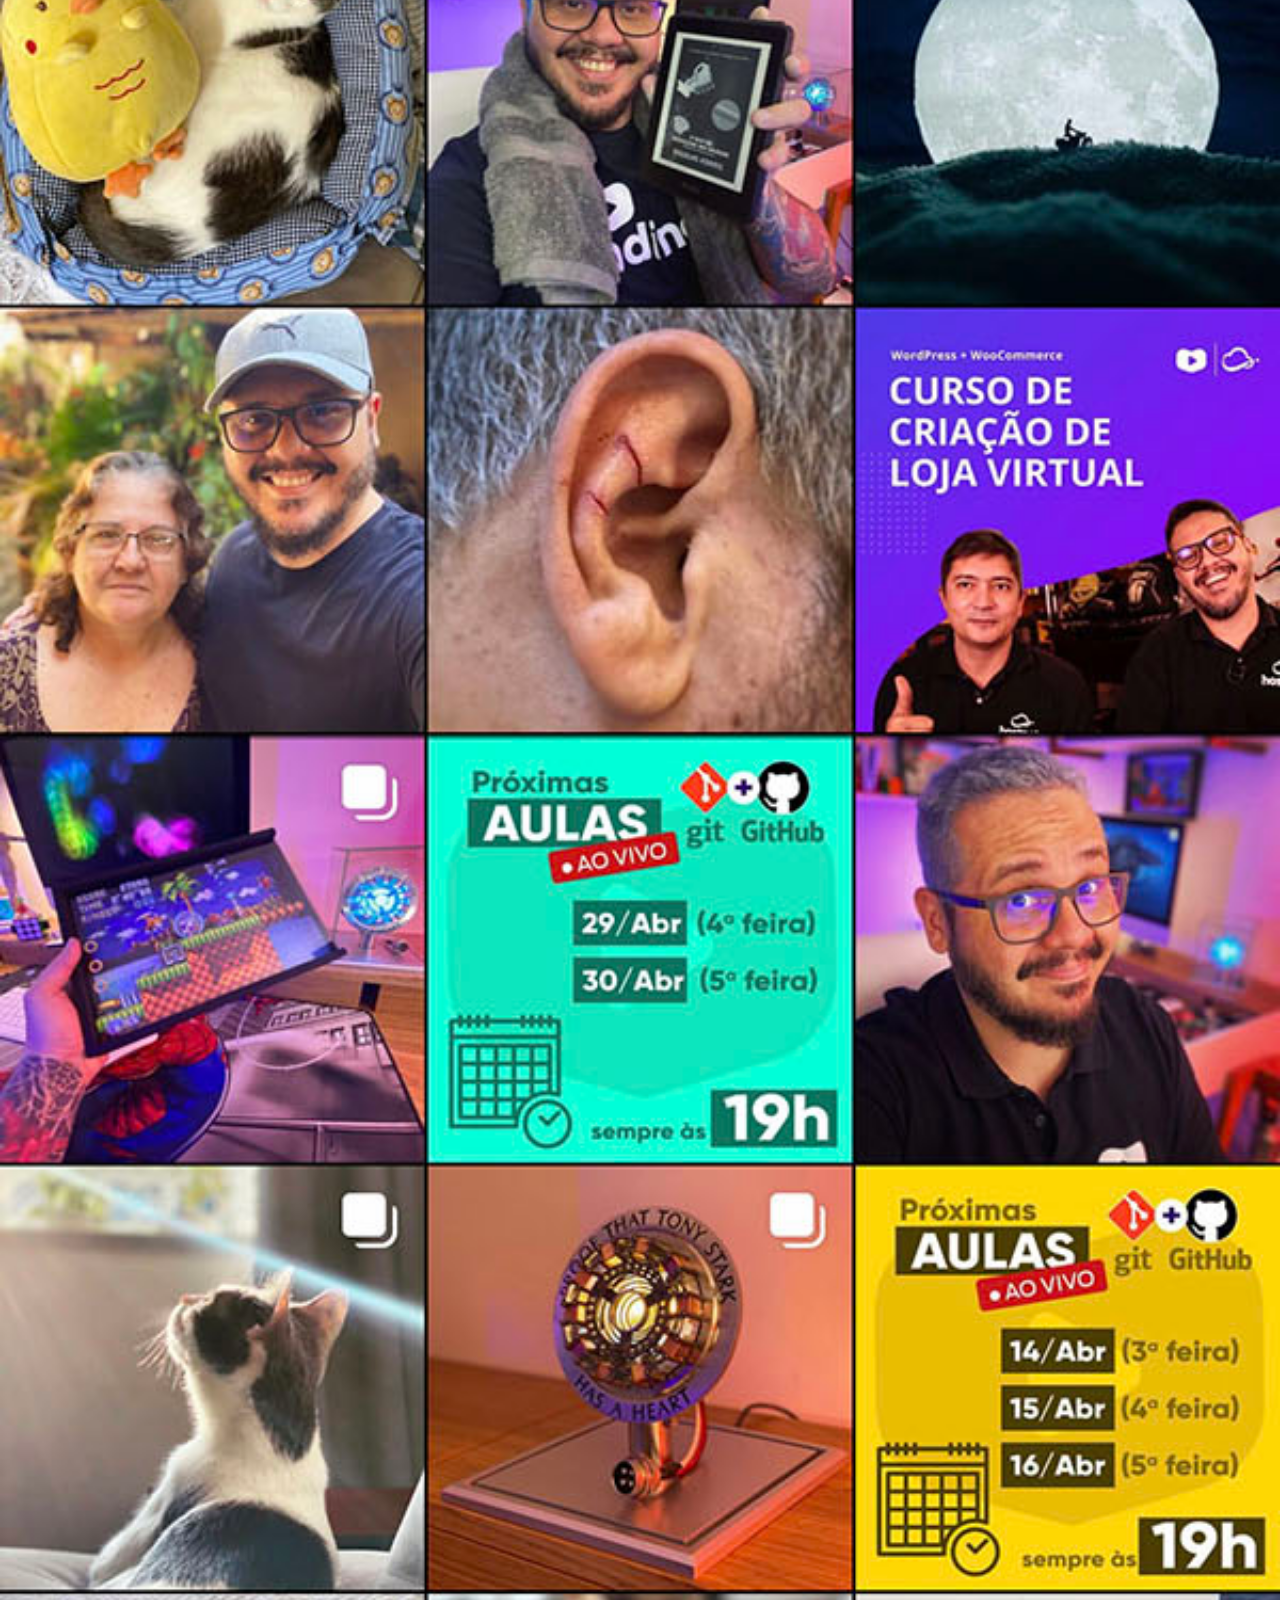
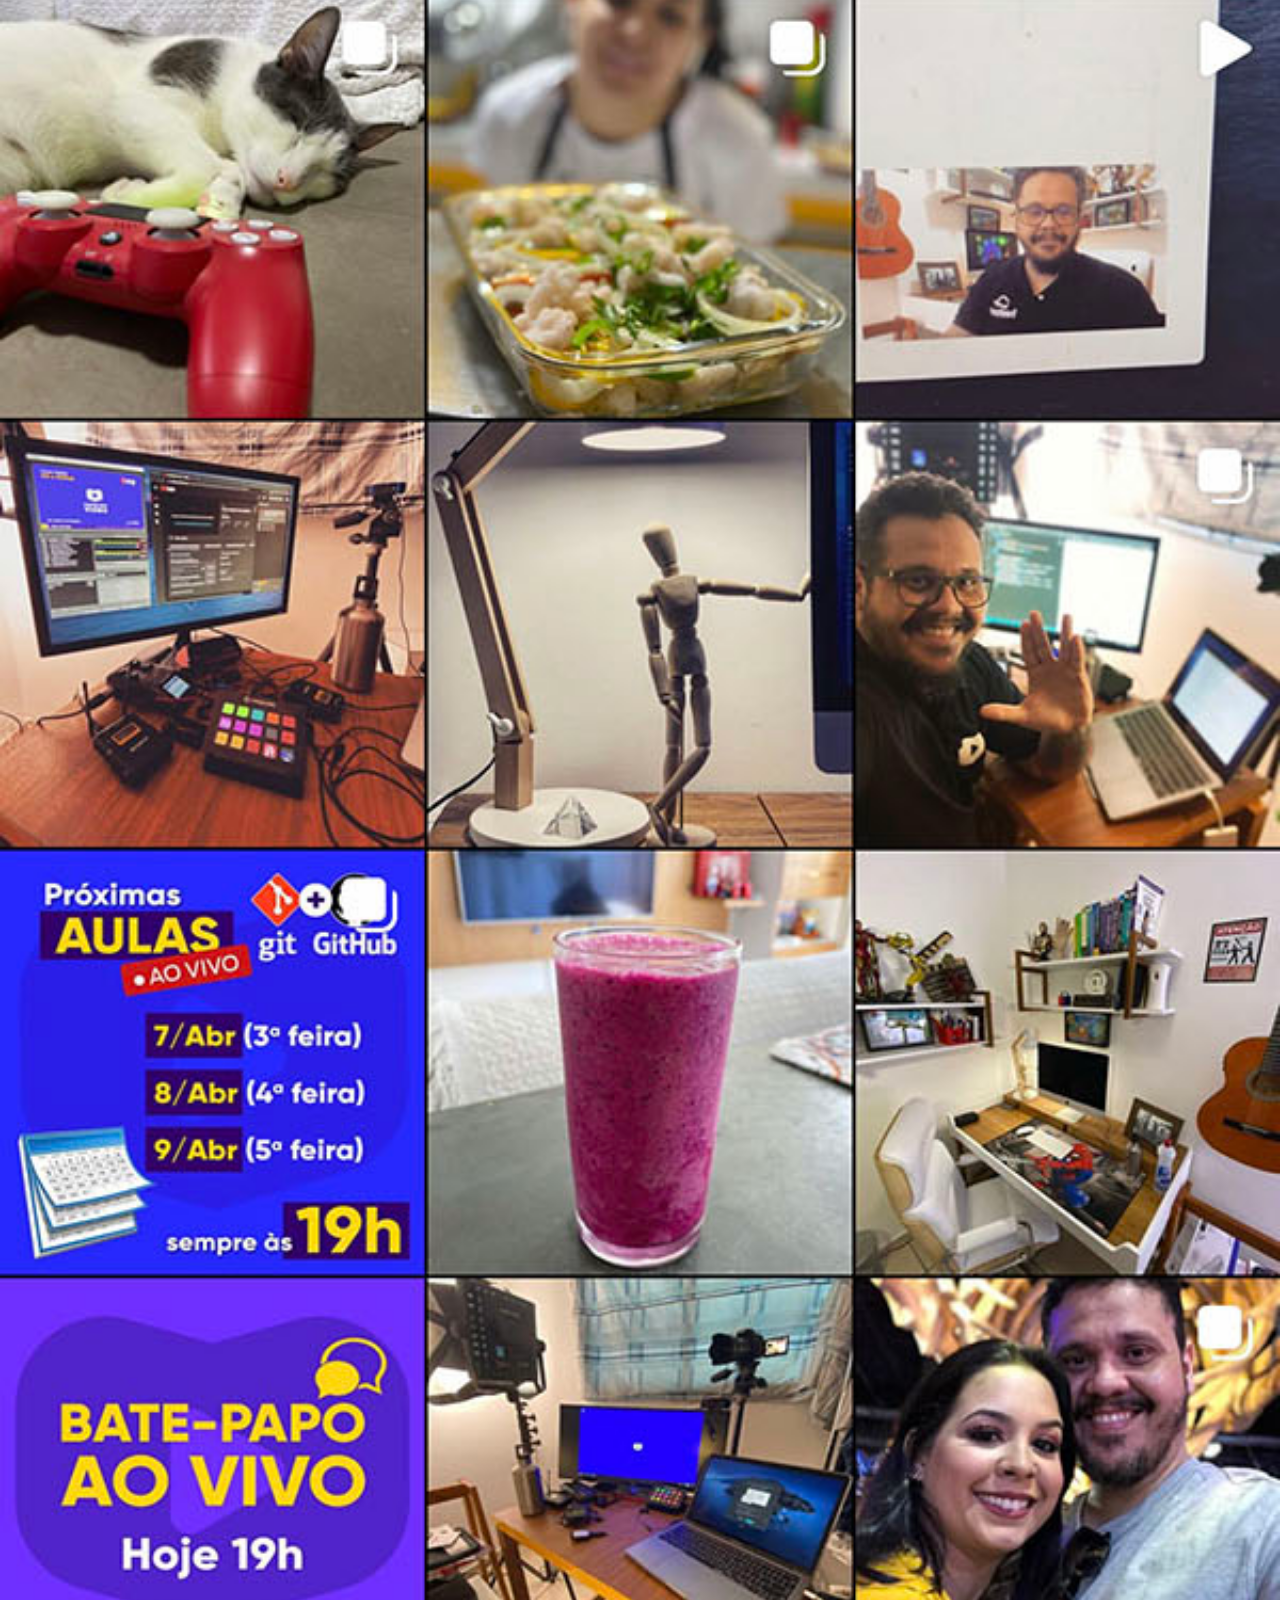
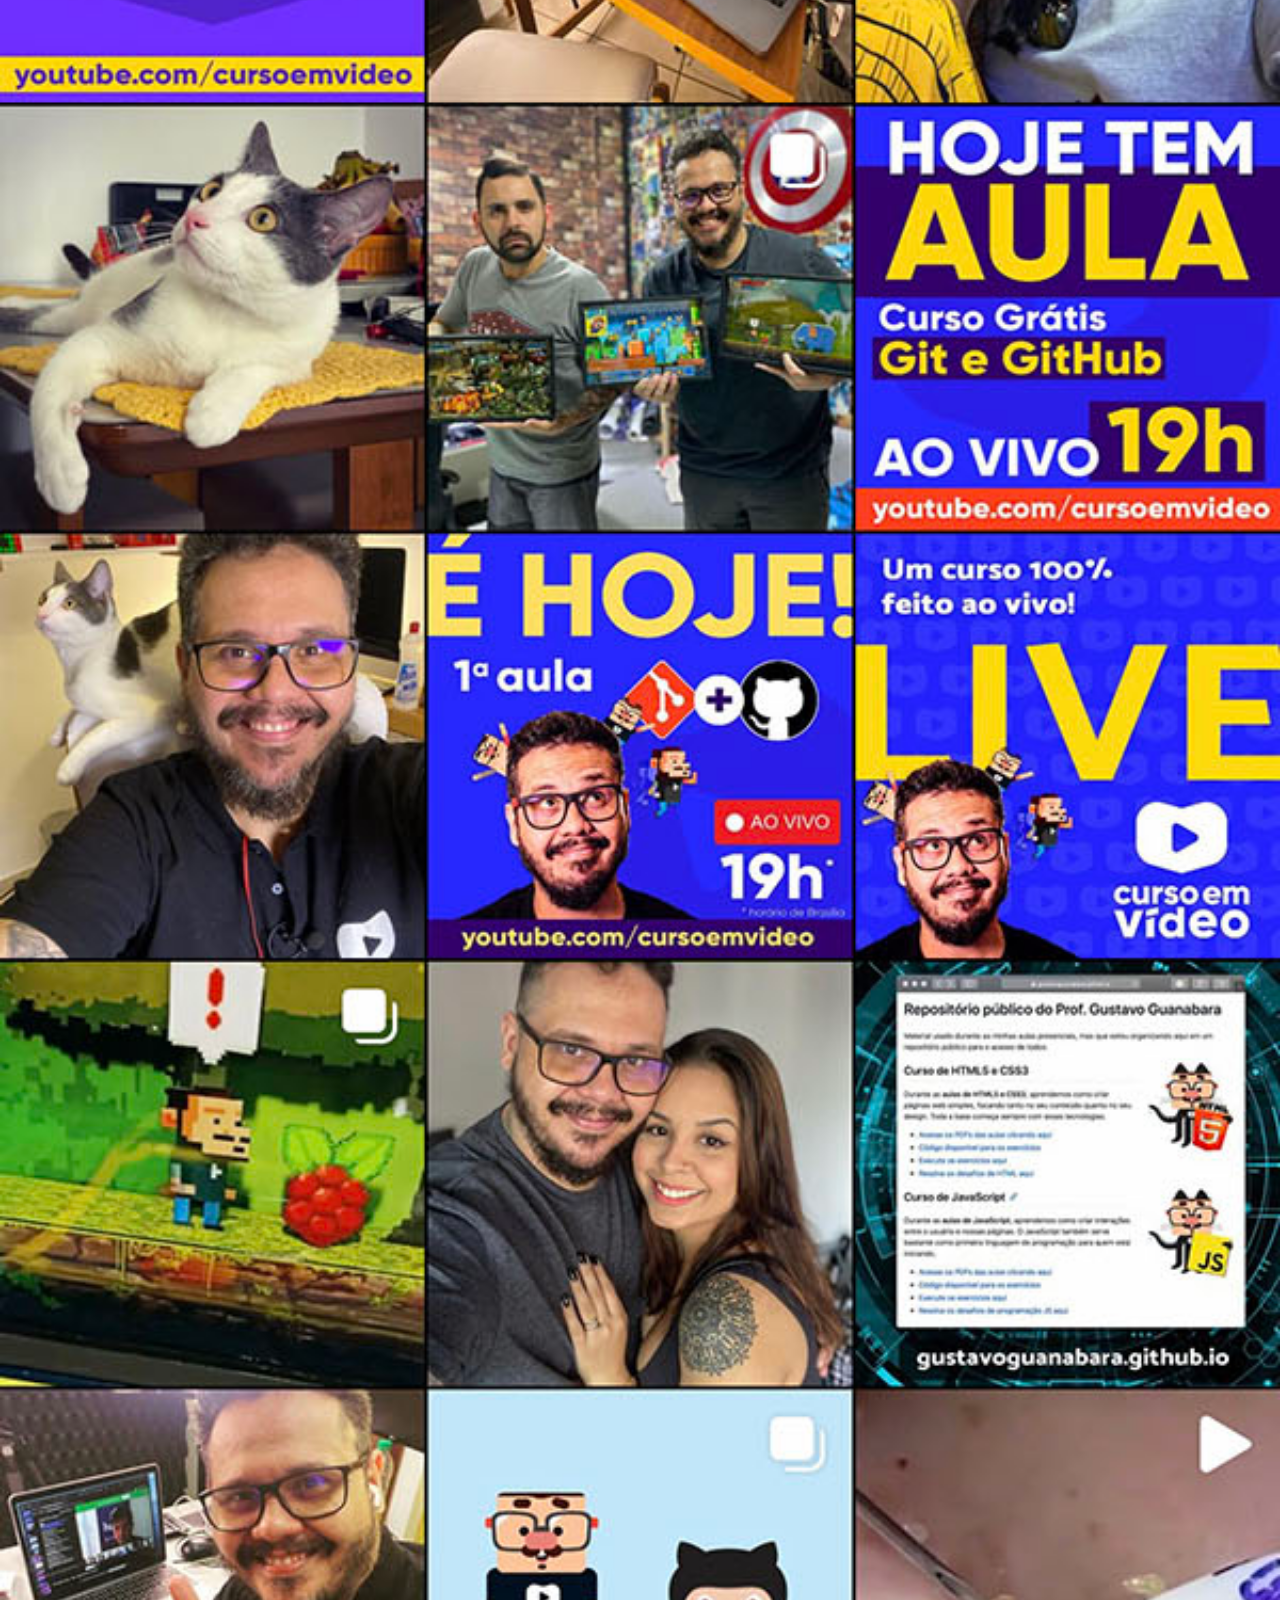
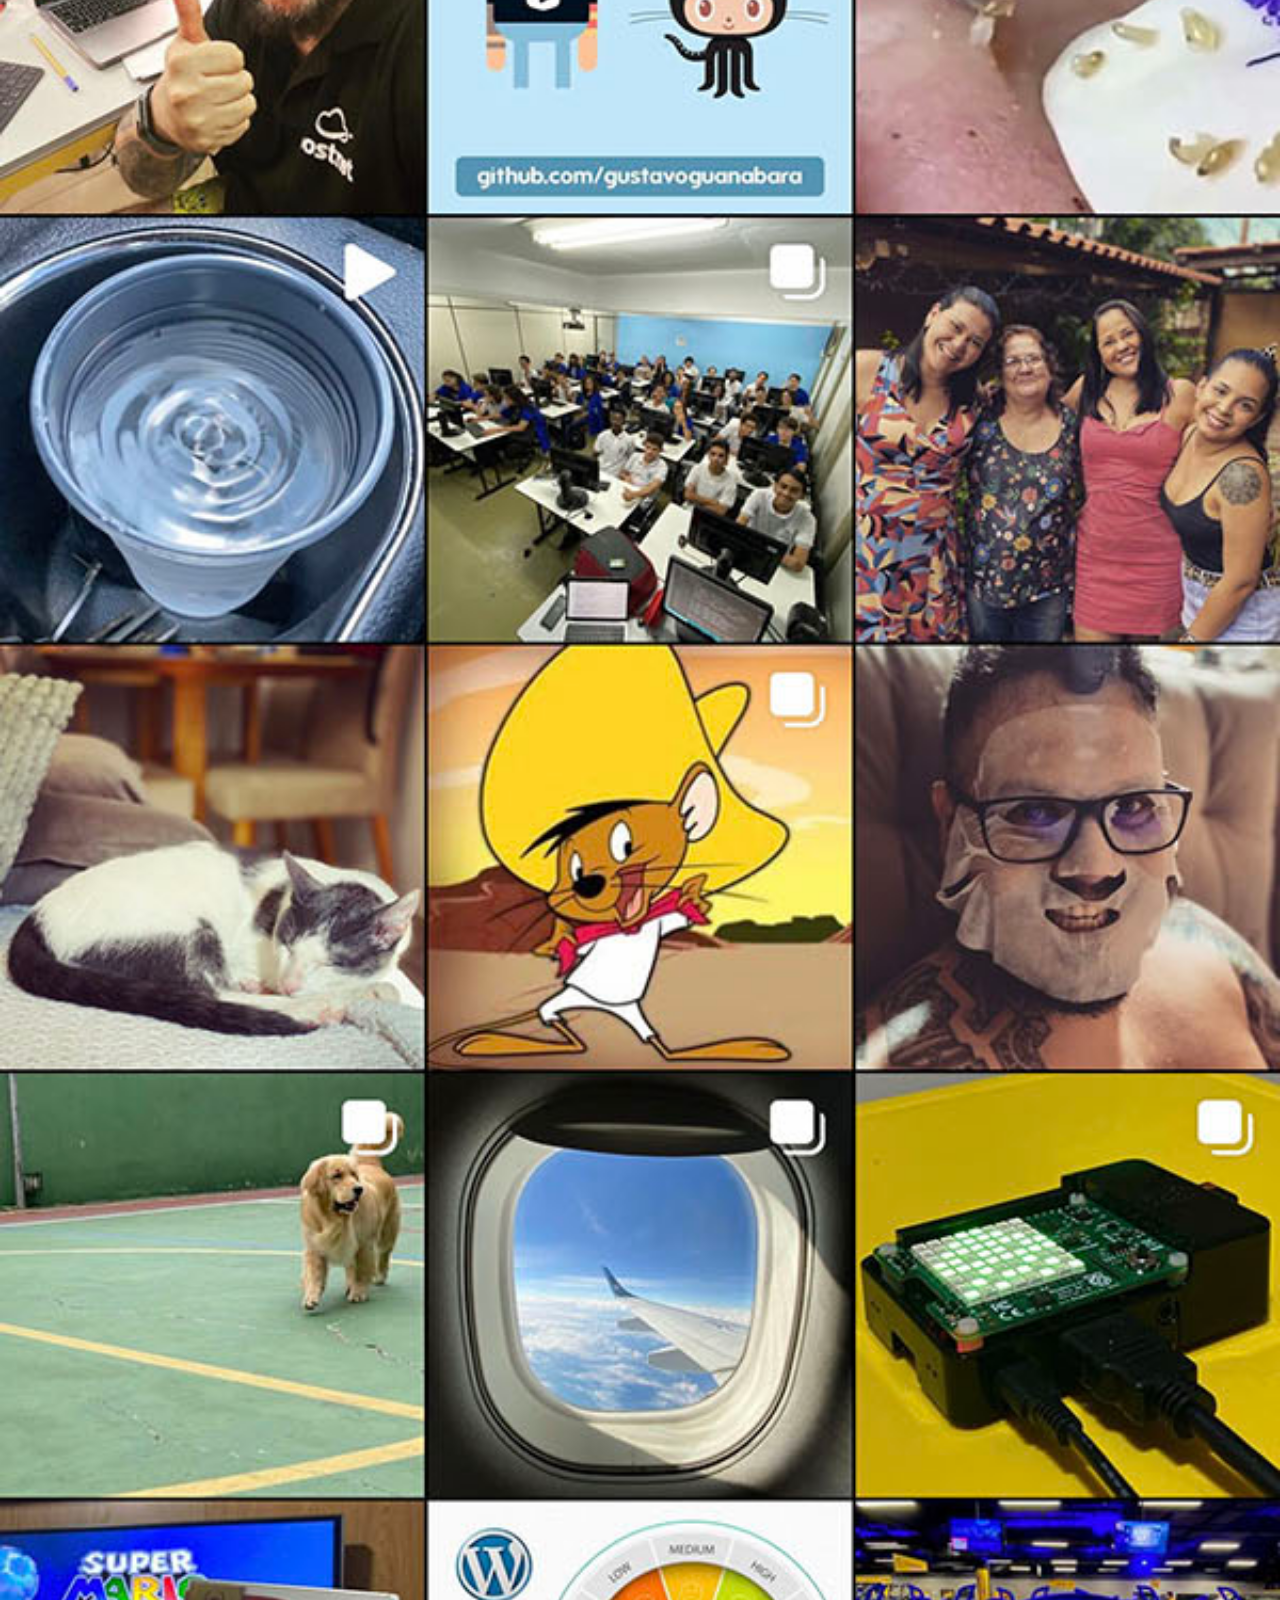
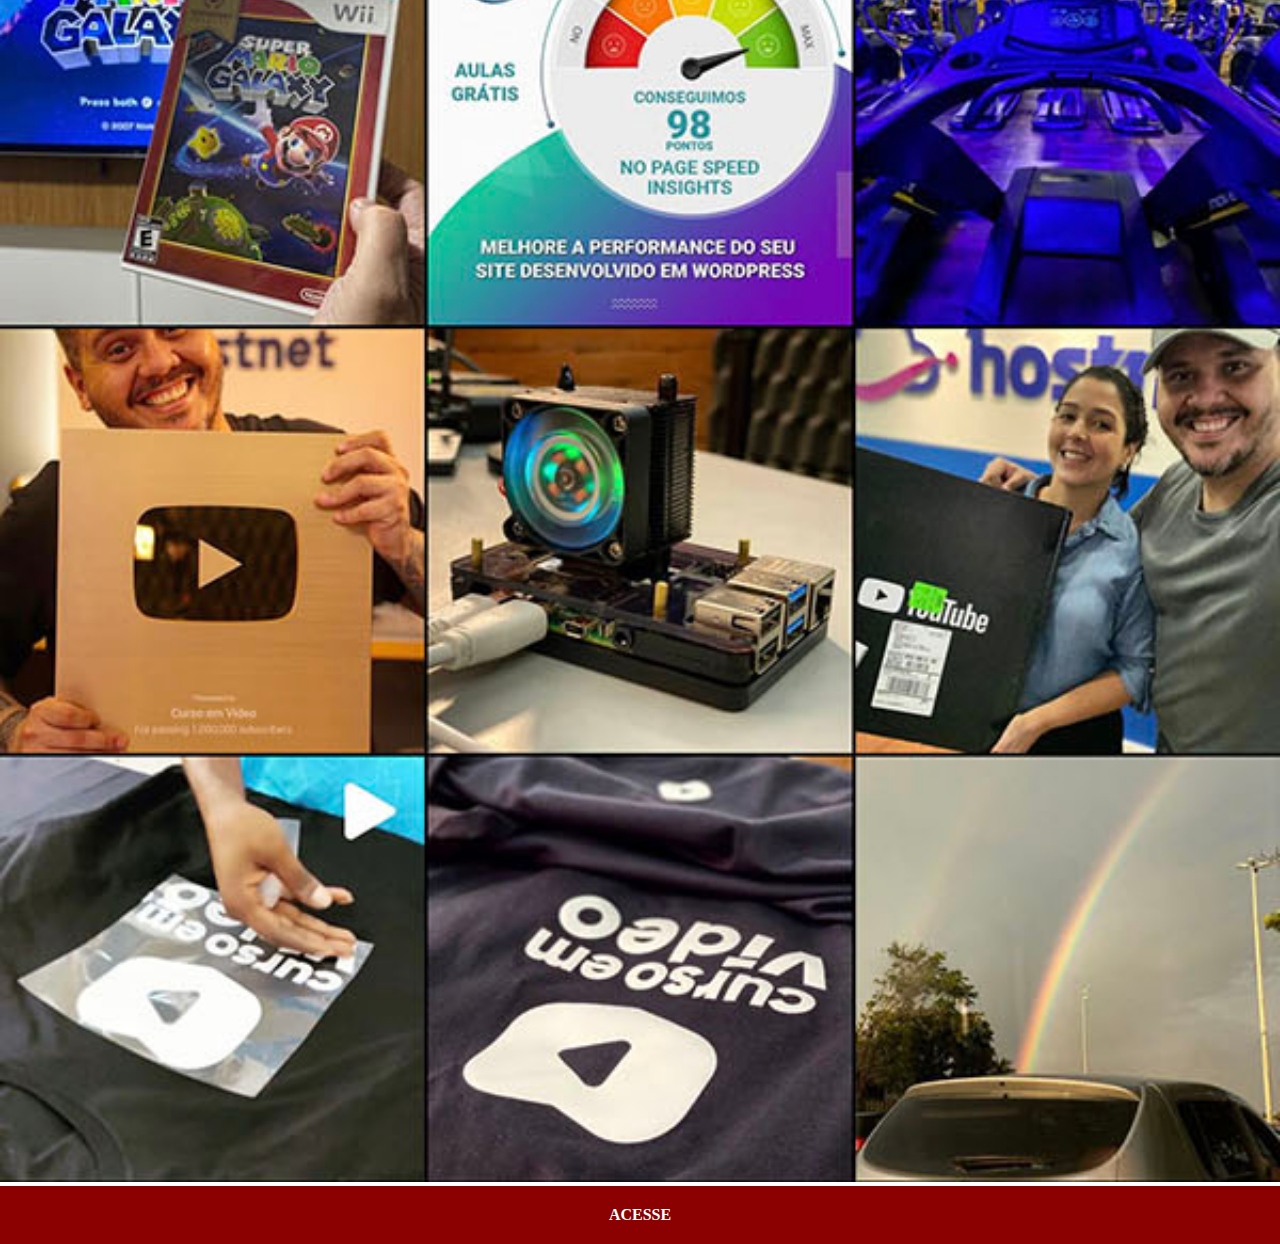
<file: instagram.html>
<!DOCTYPE html>
<html lang="en">
<head>
    <meta charset="UTF-8">
    <meta name="viewport" content="width=device-width, initial-scale=1.0">
    <title>Document</title>
    <link rel="stylesheet" href="Css/social.css">
</head>
<body>
    <img src="imagens/tela-instagram.jpg" alt="Instagram">
    <a href="https://instagram.com" target="_blank">ACESSE</a>
</body>
</html>
</file>
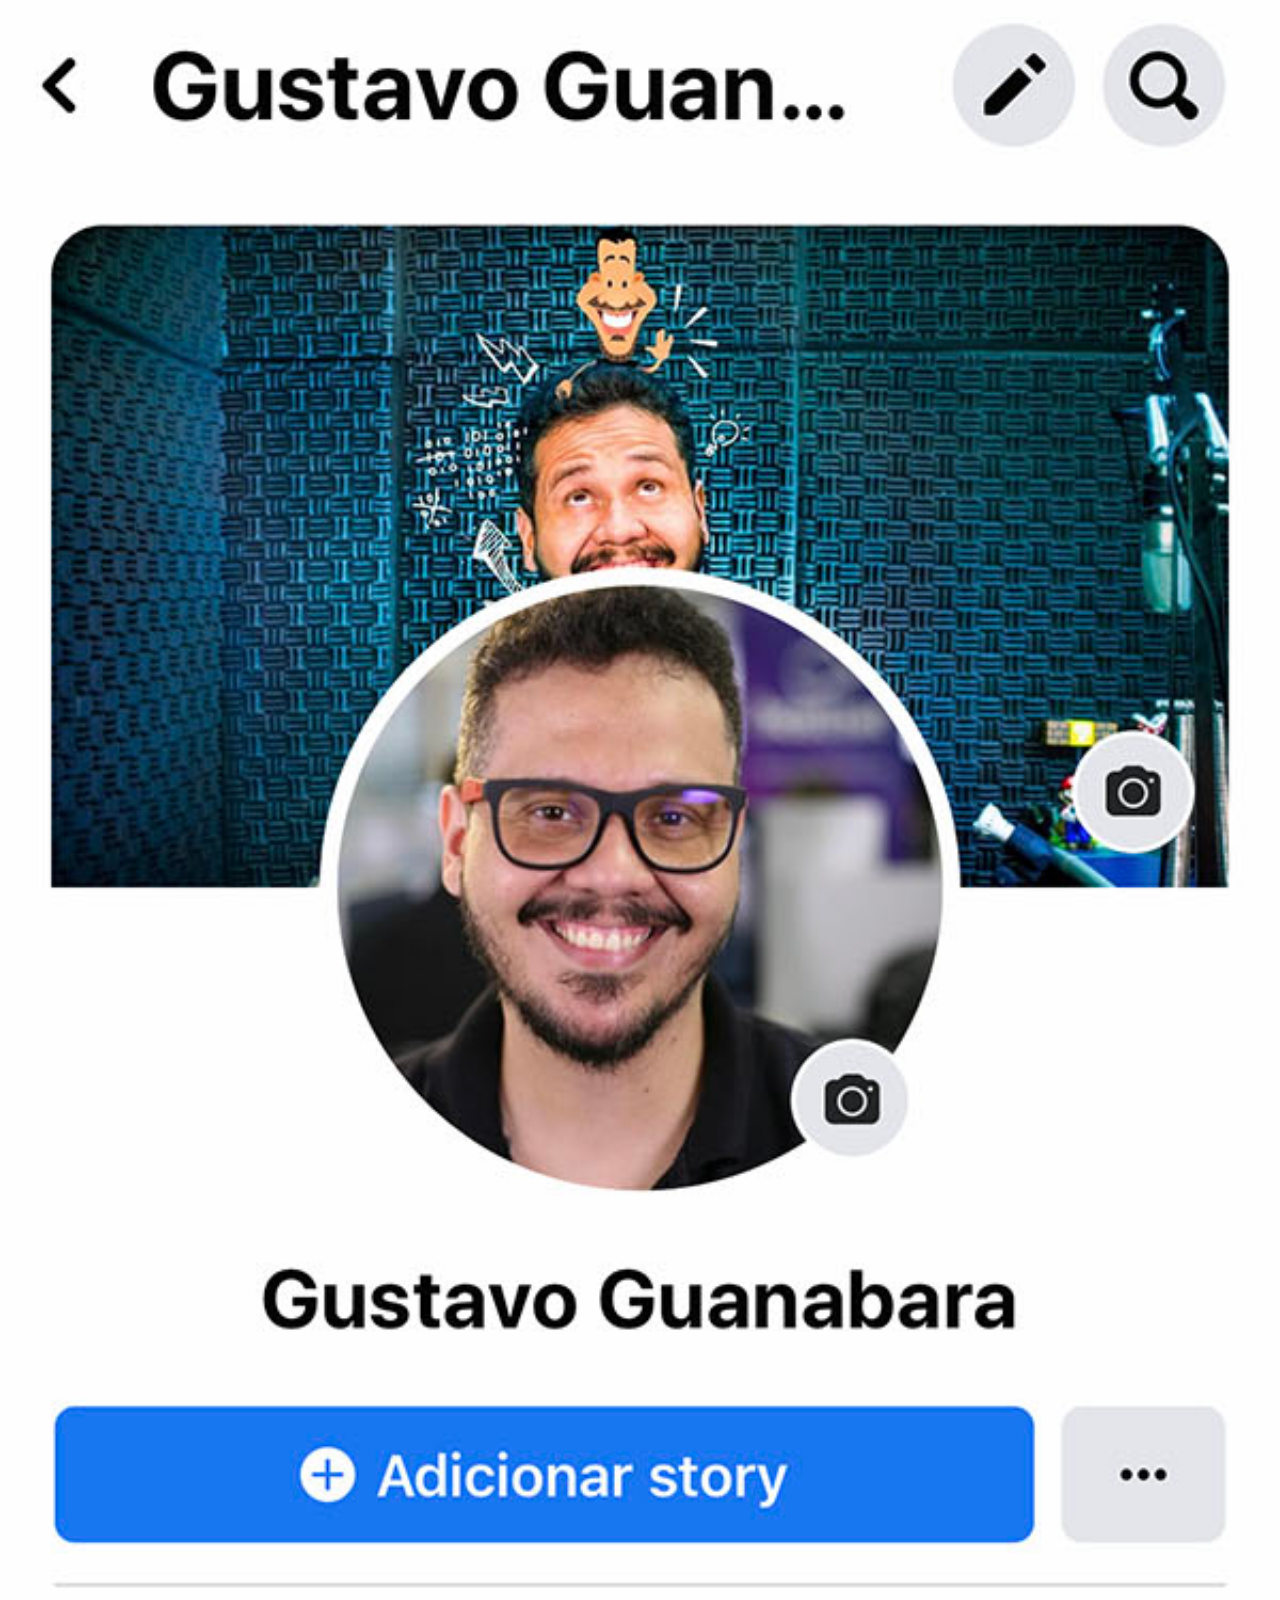
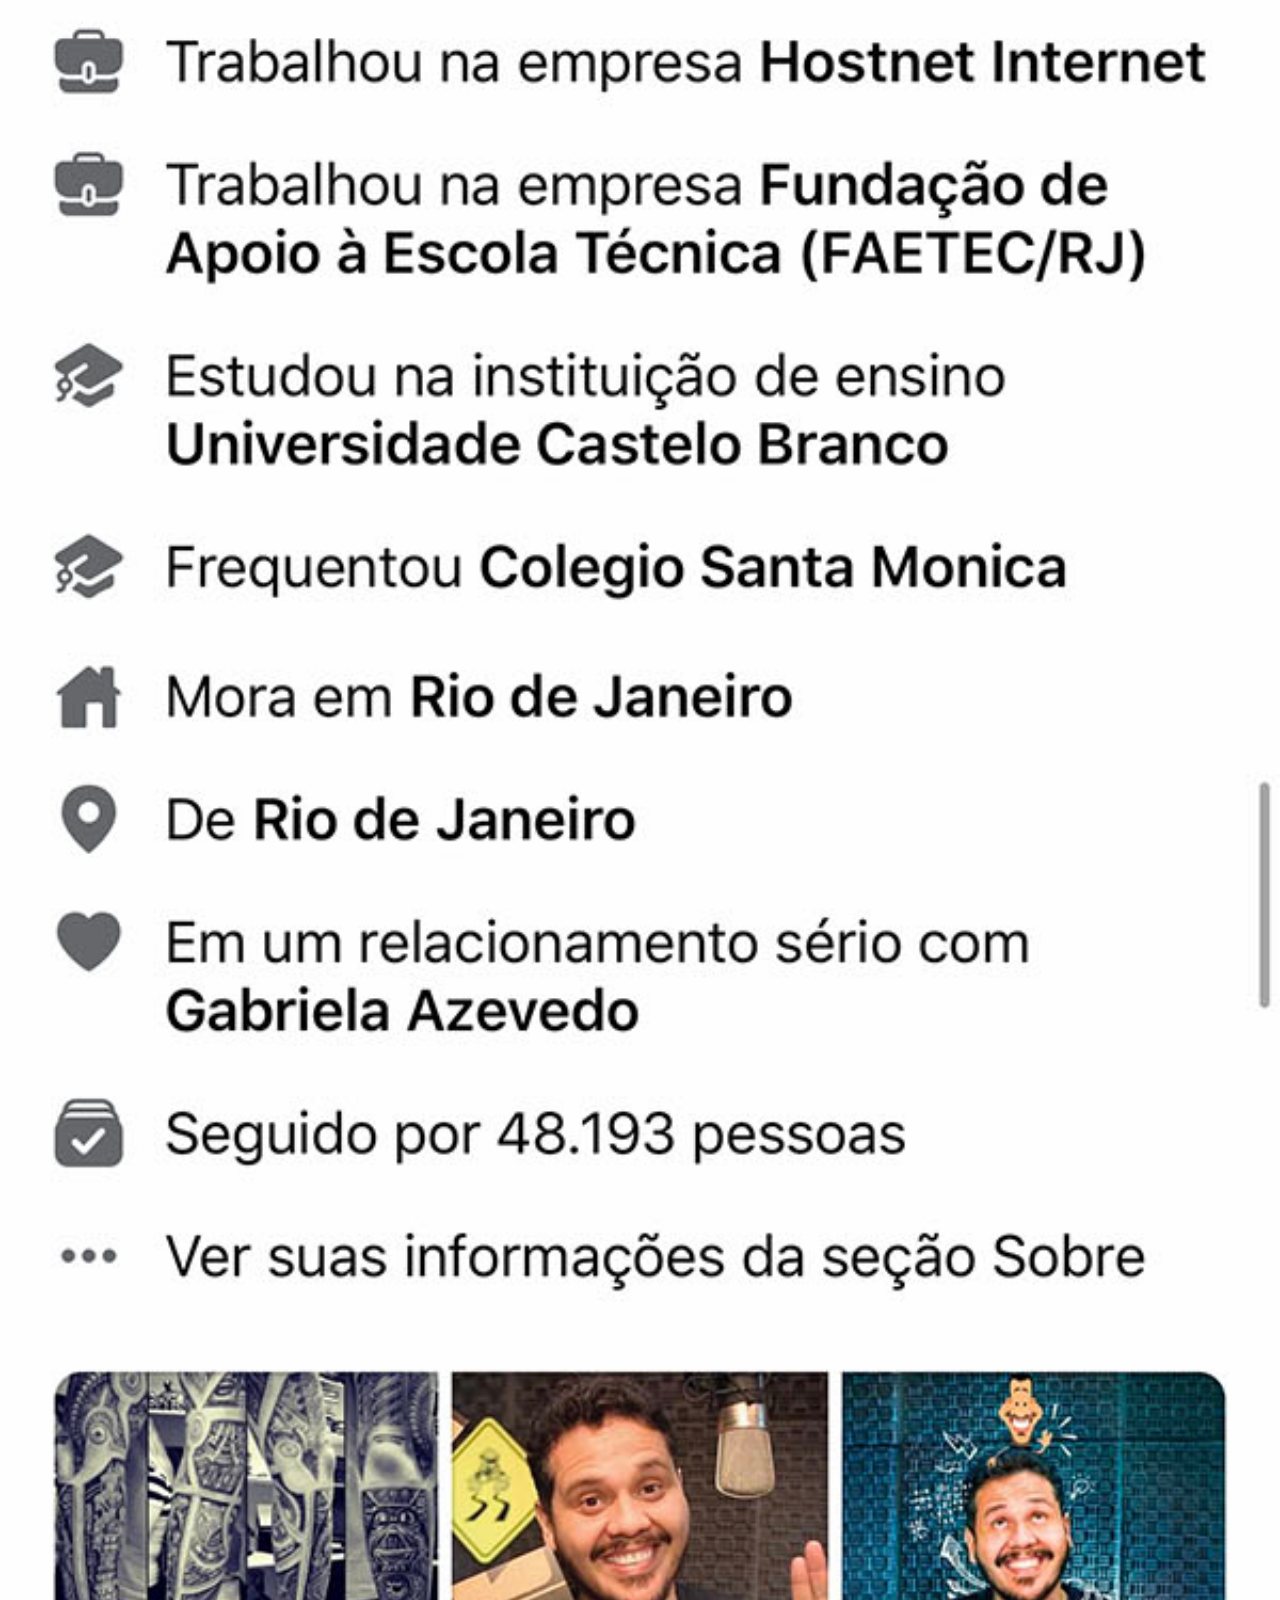
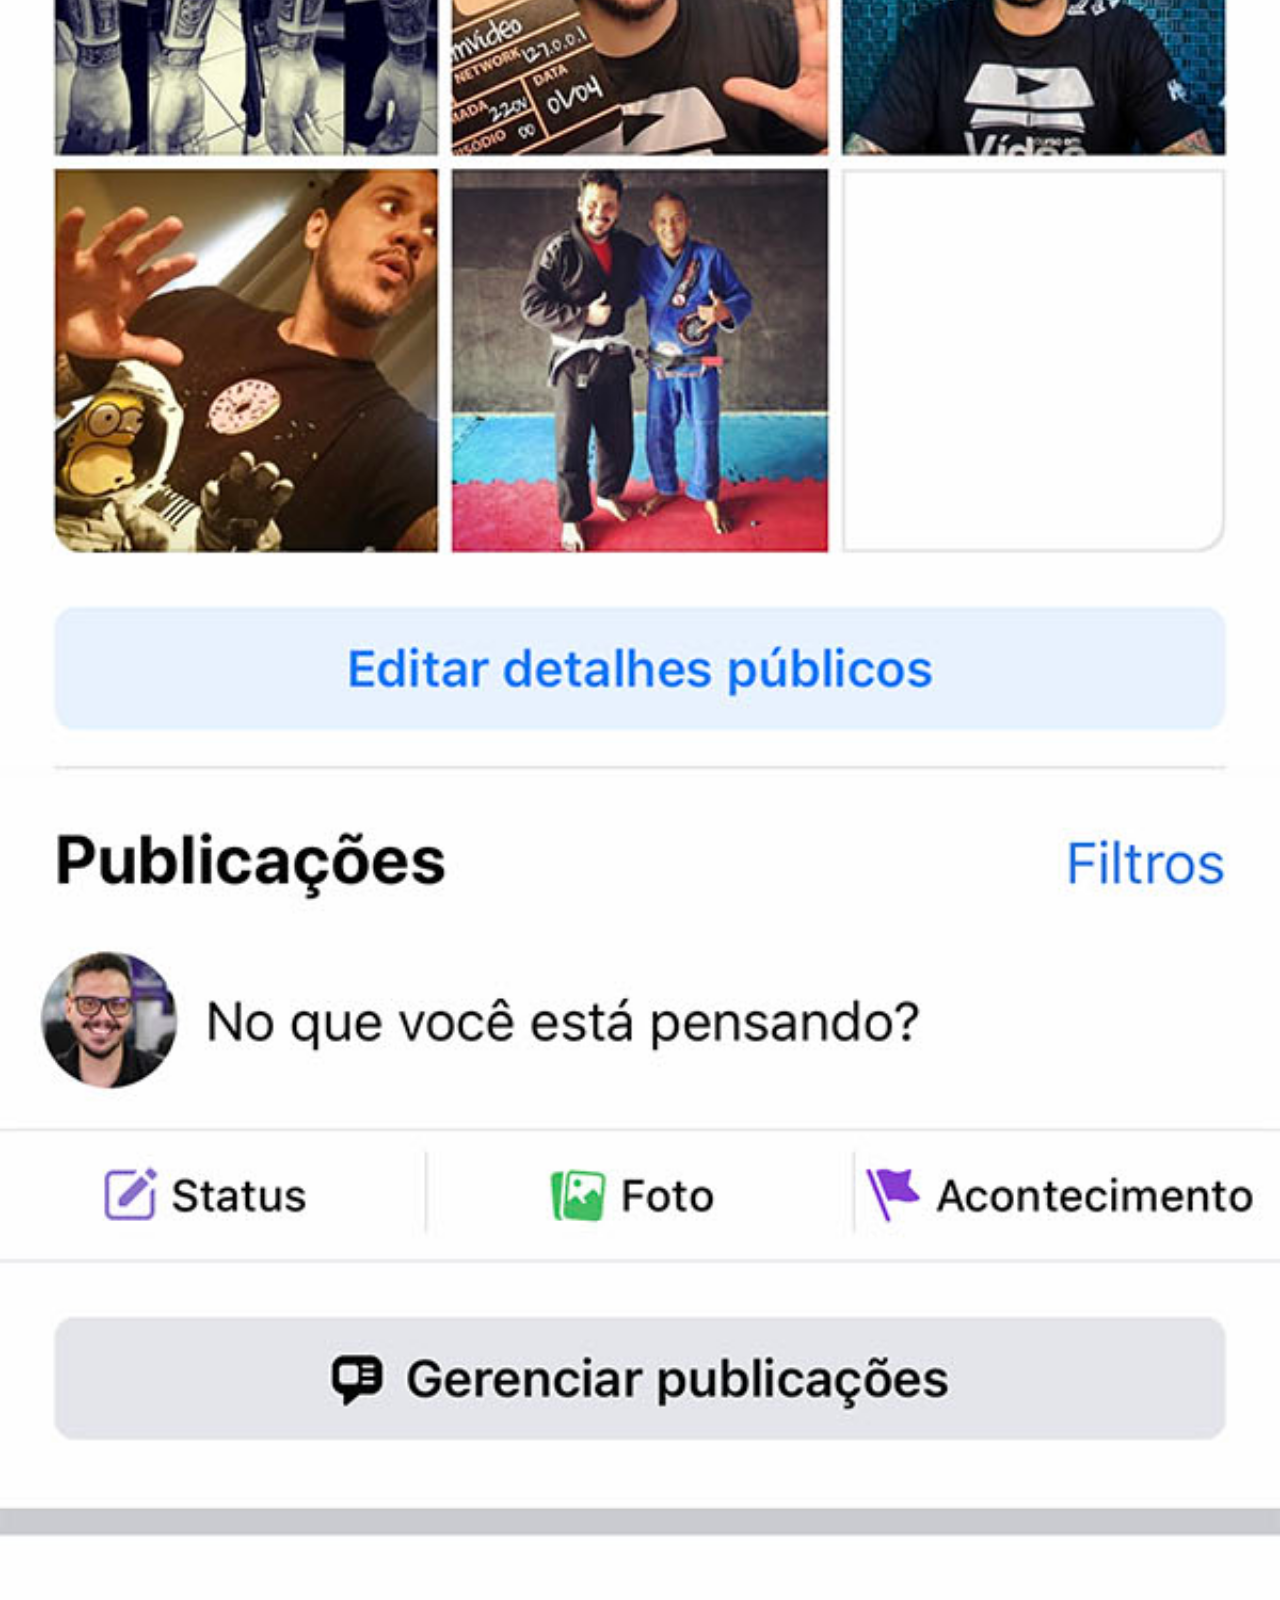
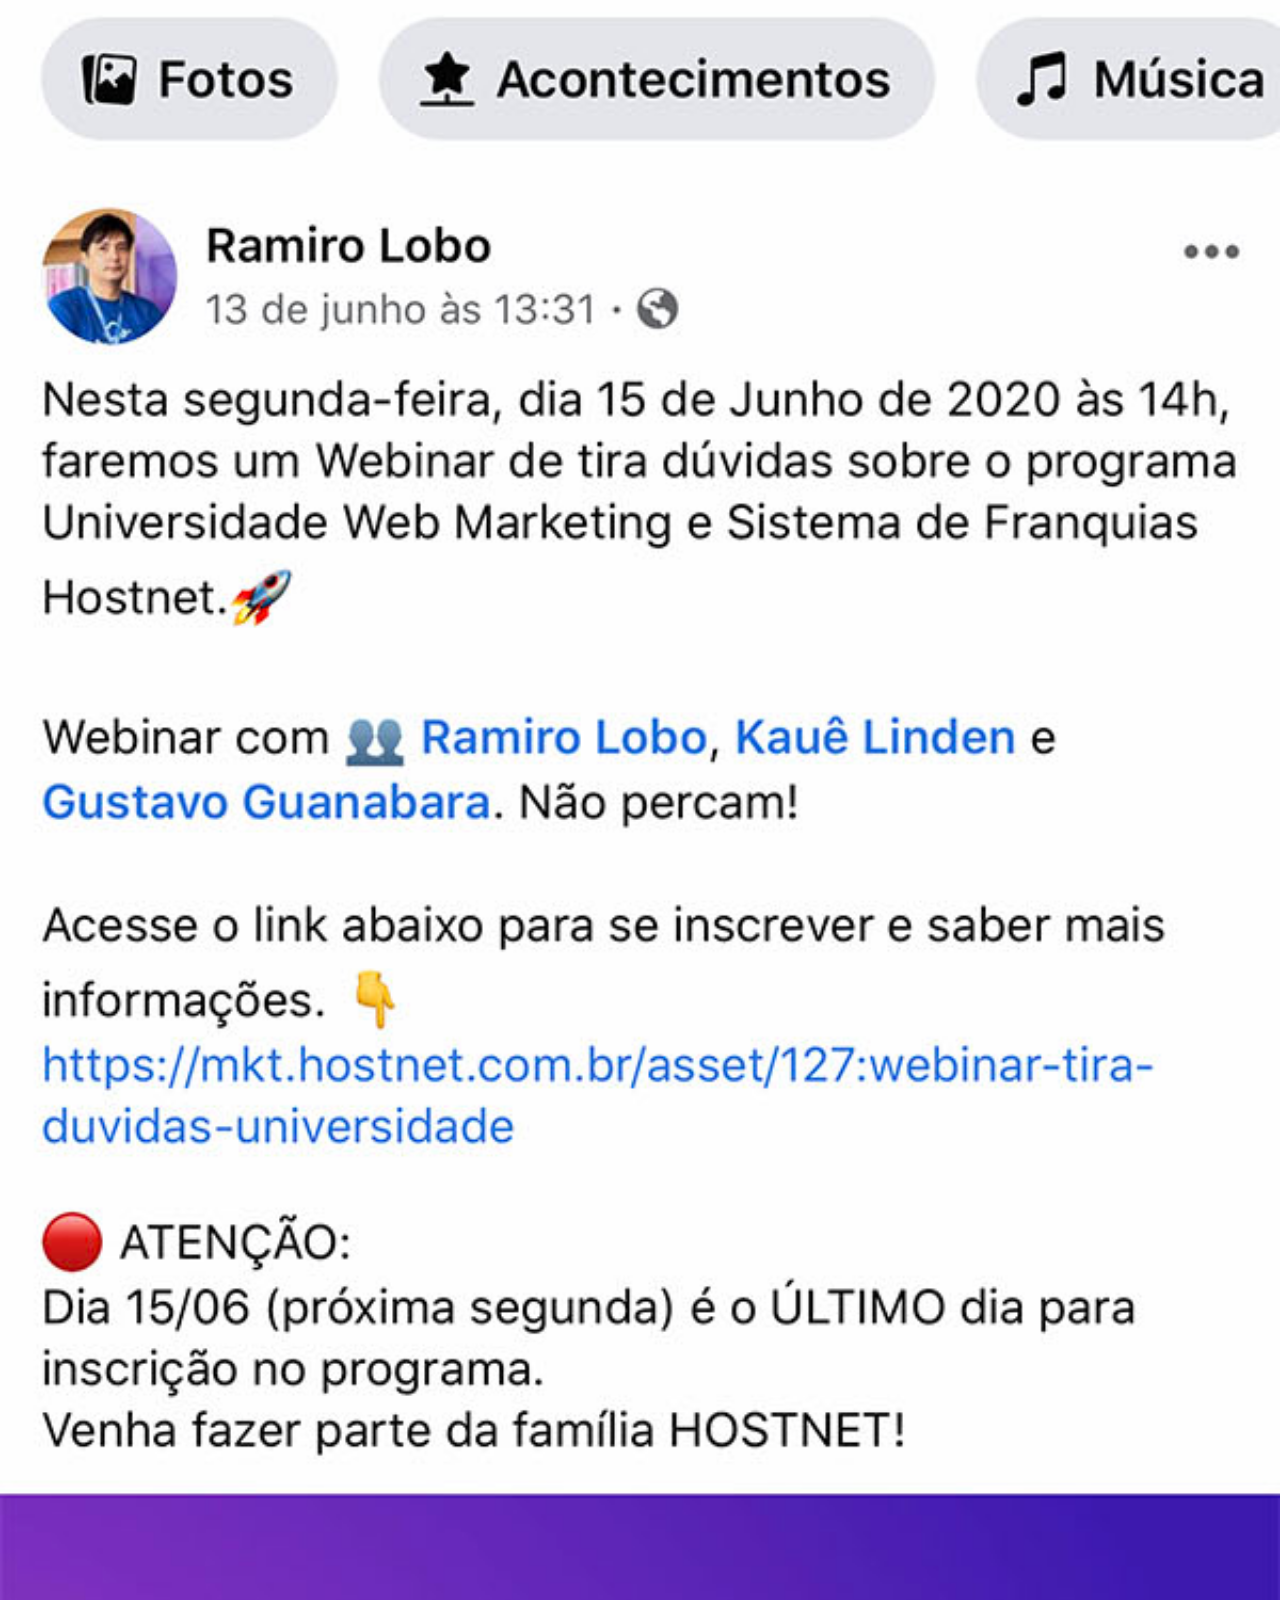
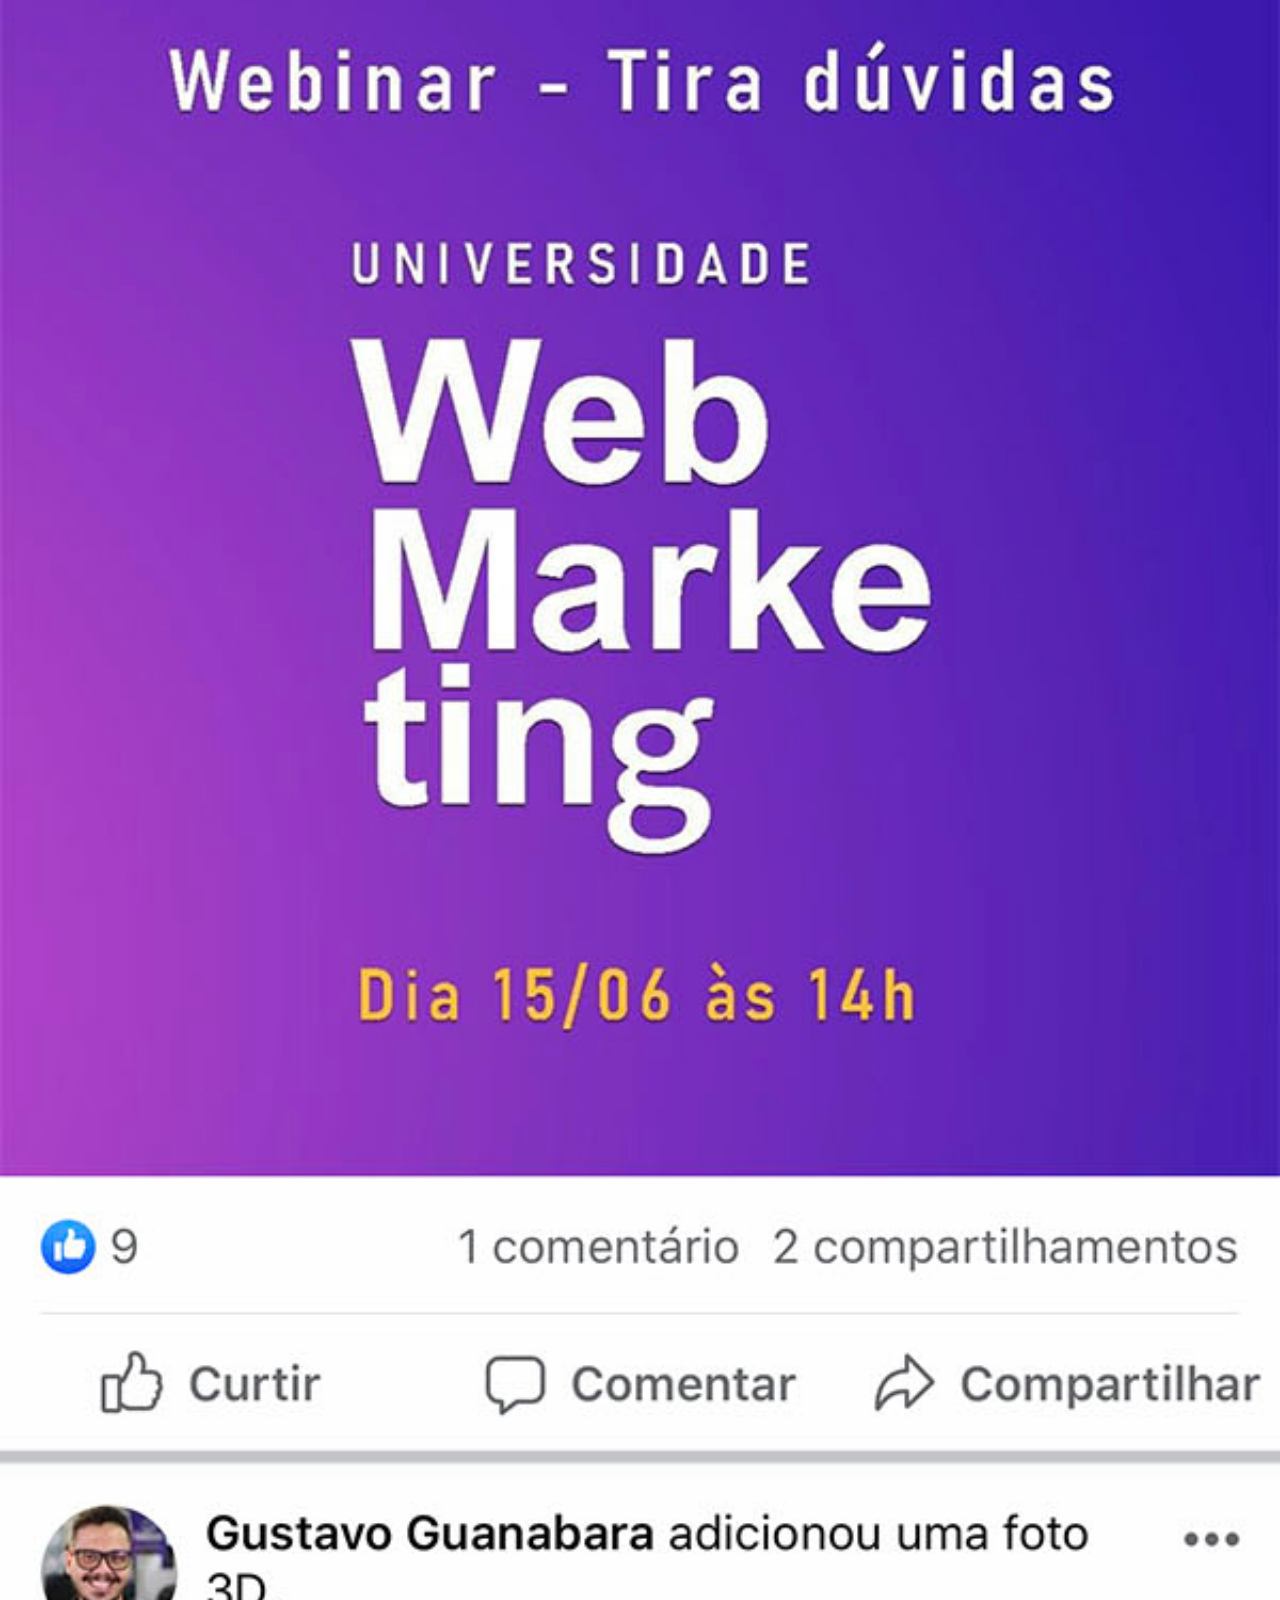
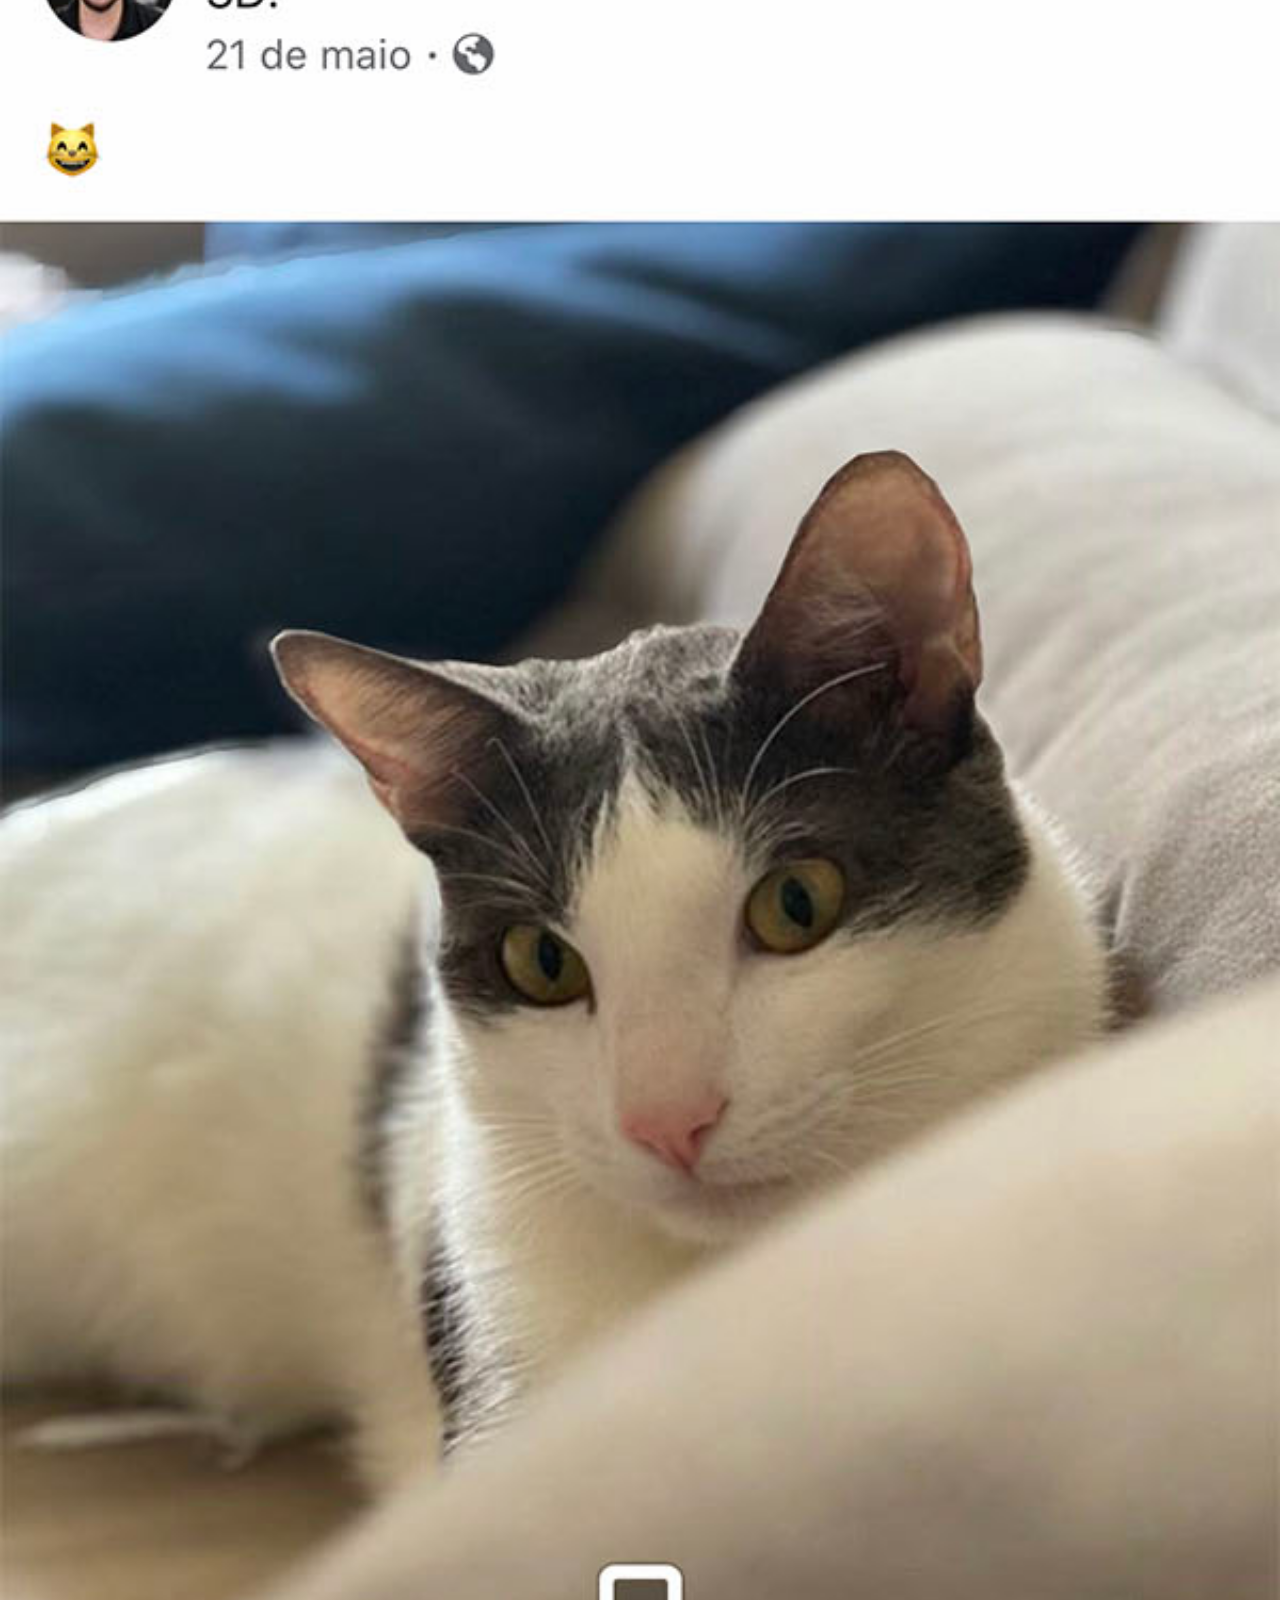
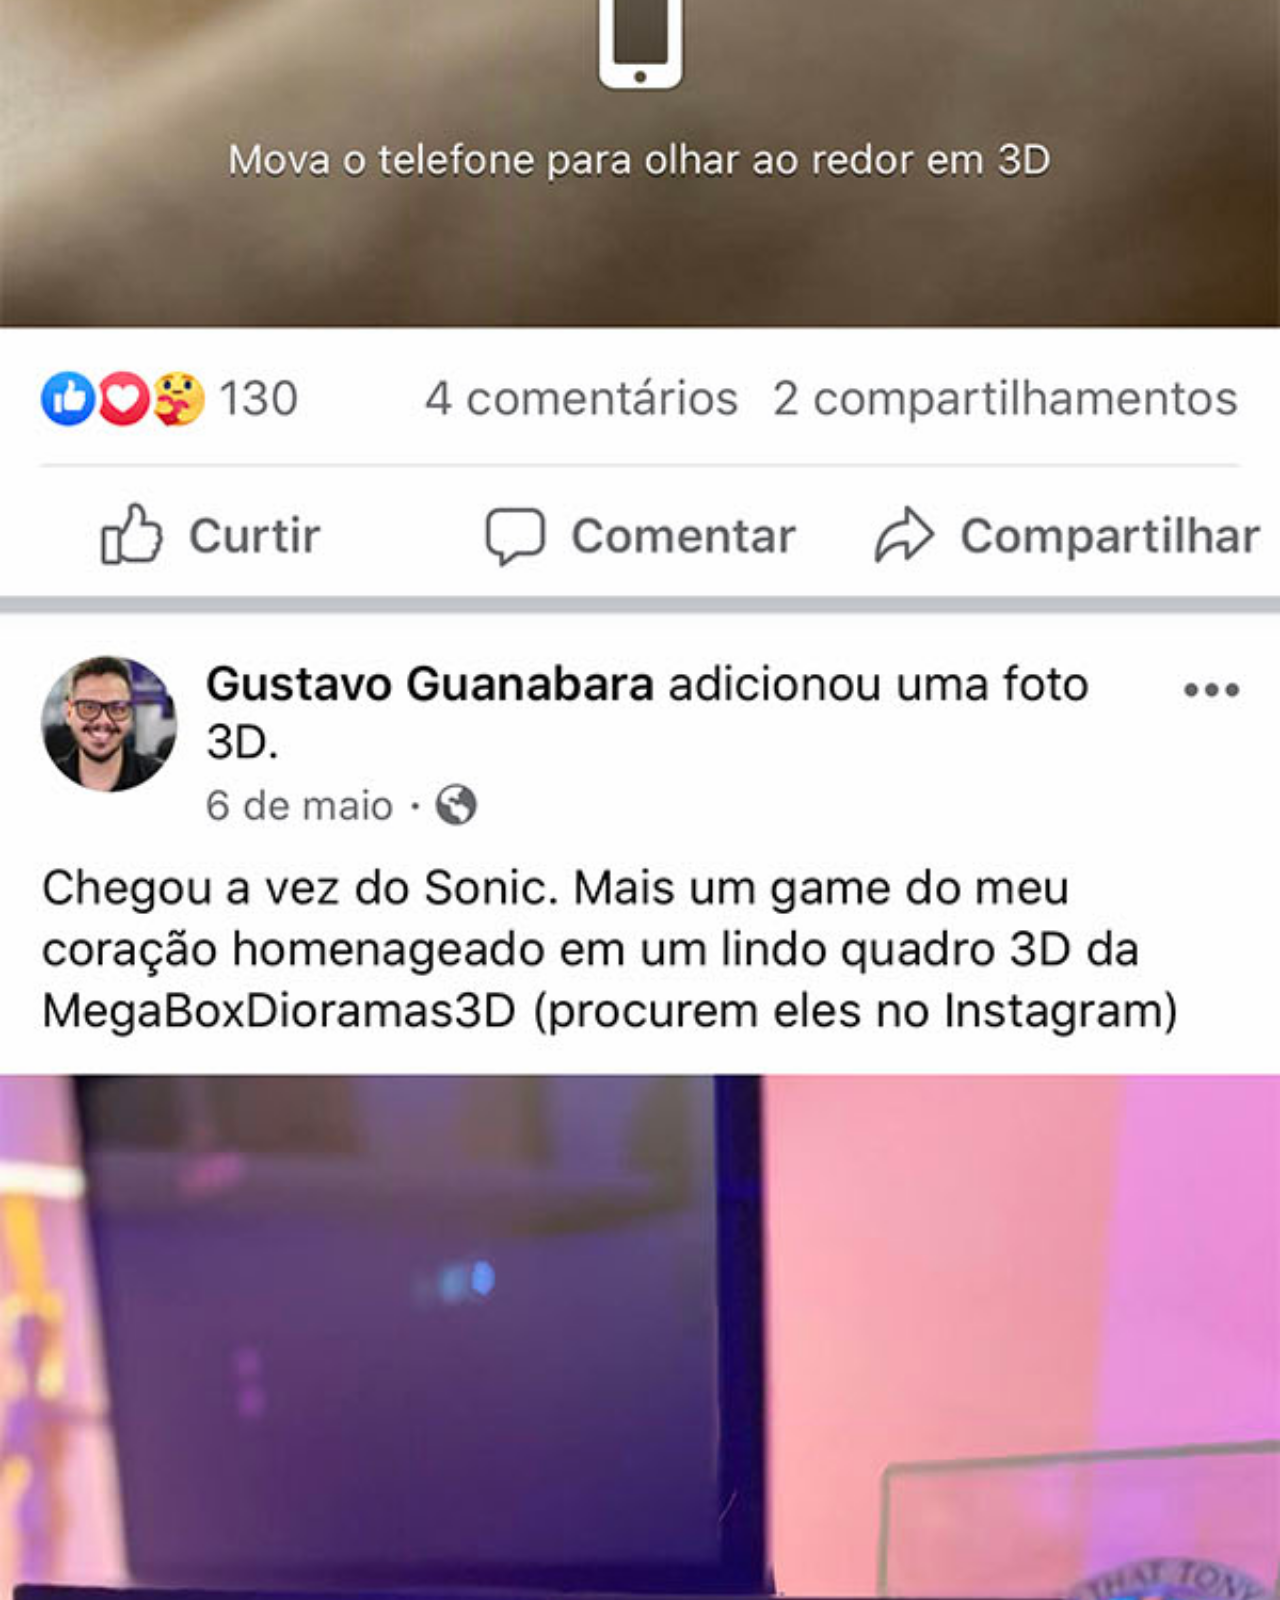
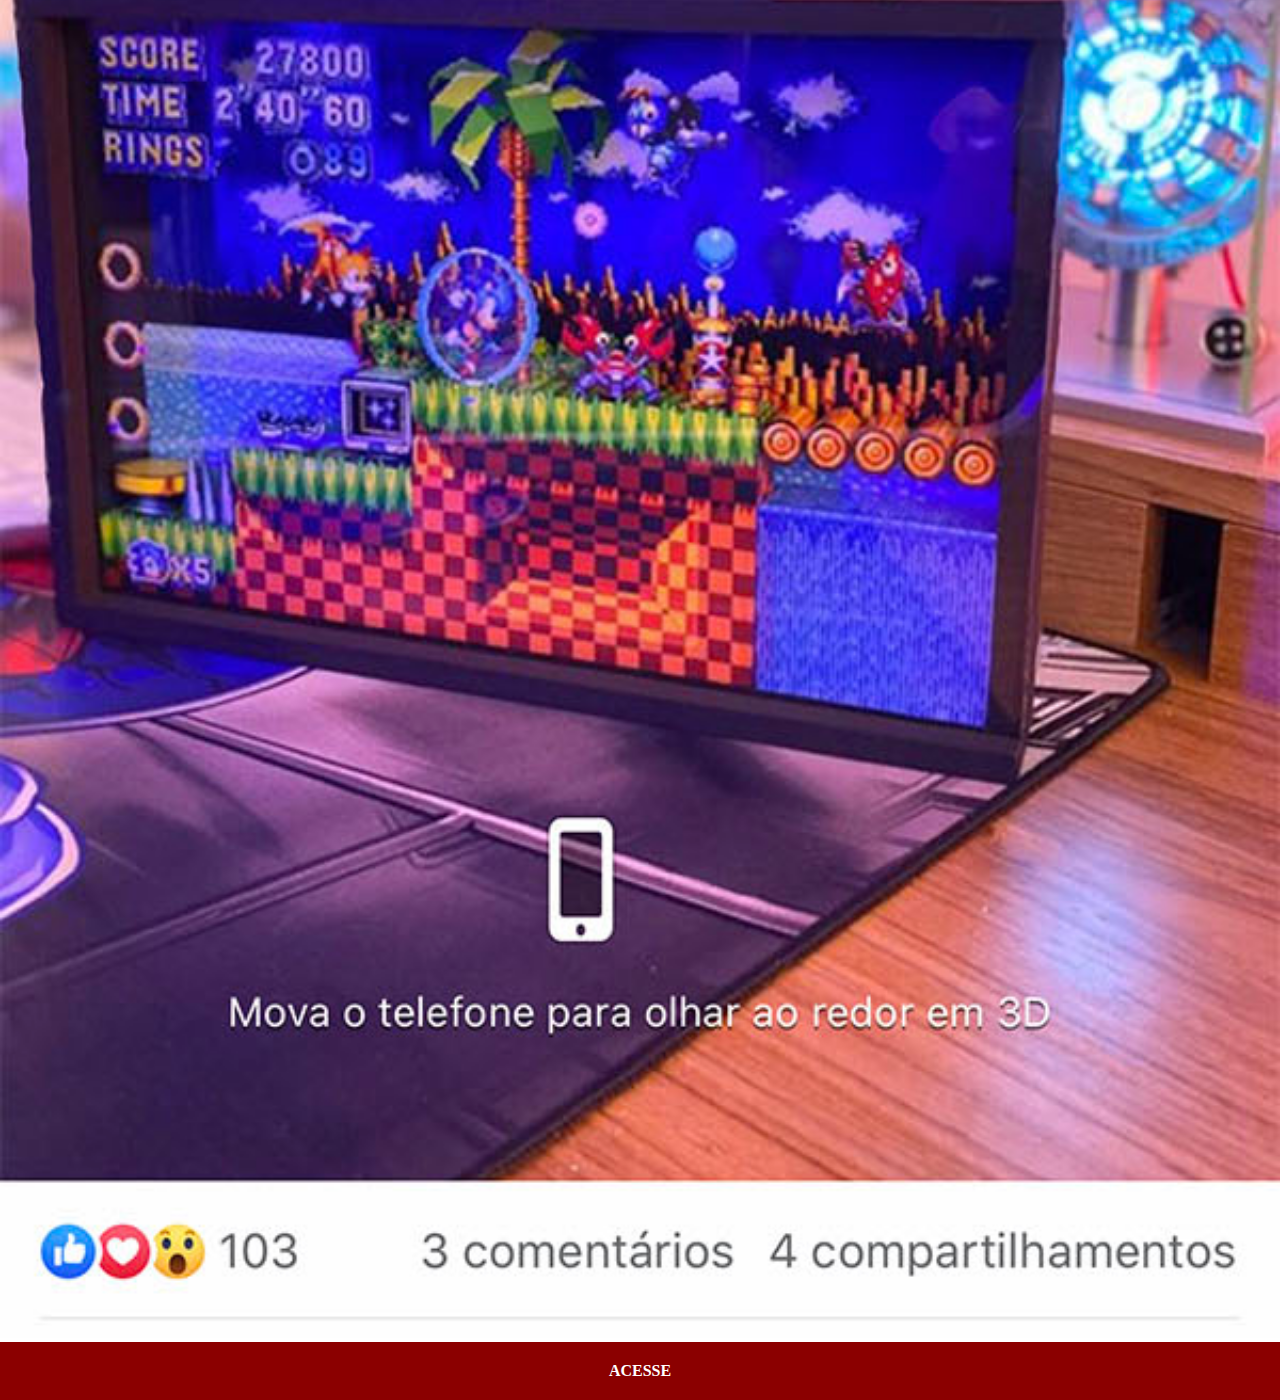
<file: twitter.html>
<!DOCTYPE html>
<html lang="en">
<head>
    <meta charset="UTF-8">
    <meta name="viewport" content="width=device-width, initial-scale=1.0">
    <title>Document</title>
    <link rel="stylesheet" href="Css/social.css">
</head>
<body>
    <img src="imagens/tela-facebook.jpg" alt="twitter">
    <a href="htpps://X.com" target="_blank">ACESSE</a>
</body>
</html>
</file>
<file: Css/style.css>
@charset "UTF-8";

*{
    margin: 0px;
    padding: 0px;
}

html, body {
    background-image: url(../imagens/fundo-madeira.jpg);
    background-size: cover;
    background-repeat: no-repeat;
    height: 100vh;
    width: 100vw;
    background-attachment: fixed;
    background-color: black;
}

main {
    height: 100vh;
    position: relative;
}

#telefone {
    position: absolute;
    top: 50%;
    left: 50%;
    transform: translate(-50%, -50%);
    height: 627px;
    width: 311px;
    background: url(../imagens/frame-iphone.png);
    background-repeat: no-repeat;
}
#tela {
    position: relative;
    top: 80px;
    left: 22px;
    width: 269px;
    height: 471px;
}
#social {
    text-align: right;
}

#social img {
    width: 50px;
    margin: 10px;
    border-radius: 50%;
    box-shadow: 2px 2px 5px rgba(0, 0, 0, 0.411);
    box-sizing: border-box;
}

#social img:hover {
    border: 2px solid rgba(255, 255, 255, 0.603);
    transform: translate(-3px, -3px);
    box-shadow: 5px 5px 10px rgba(0, 0, 0, 0.61);
    transition: transform .5s;
}
#social a {
    width: 100vw;
}
</file>
<file: Css/social.css>
@charset "UTF-8";

*{
  margin: 0px;
  padding: 0px;
}
::-webkit-scrollbar {
    height: 0px;
    width: 0px;
}

a{
    display: block;
    text-align: center;
    text-decoration: none;
    font-weight: bolder;
    color: white;
    background-color: darkred;
    padding: 20px;
}

img {
    width: 100vw;
}
a:hover {
    text-decoration: underline;
}
</file>
